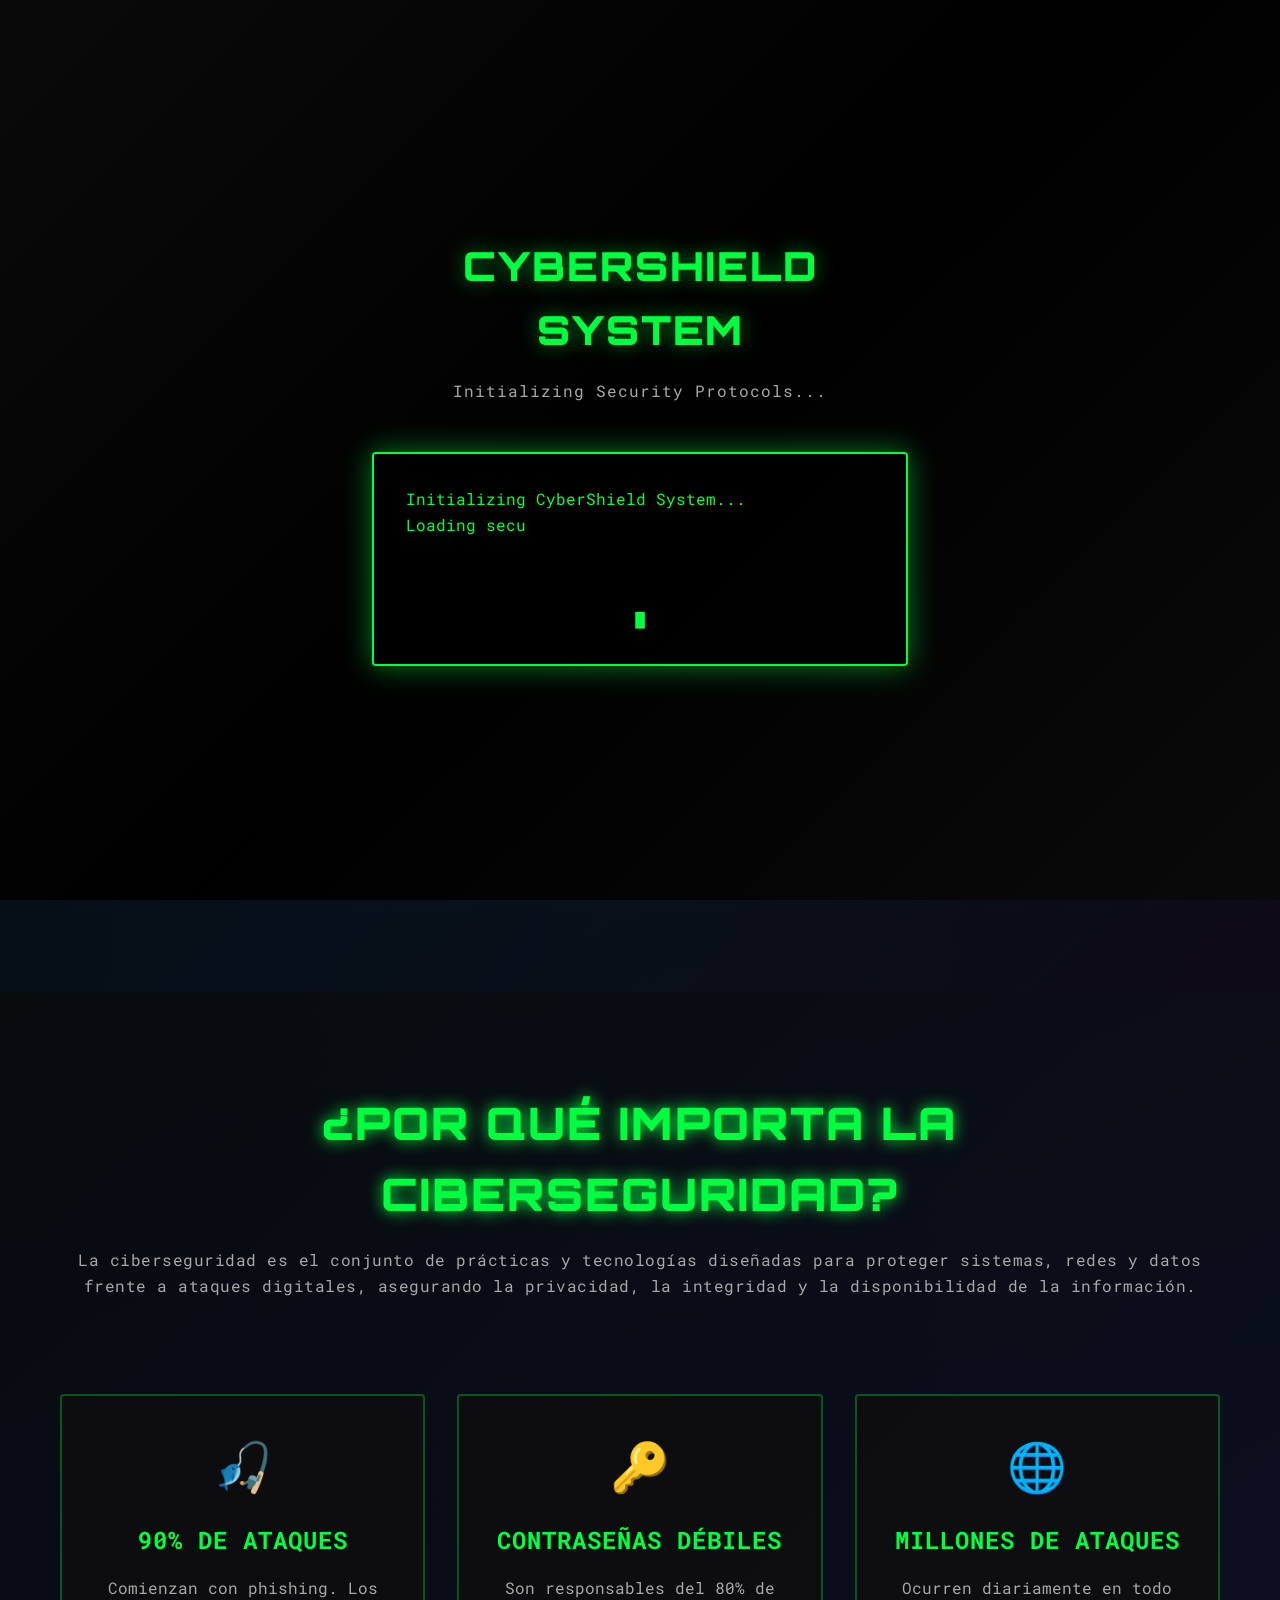
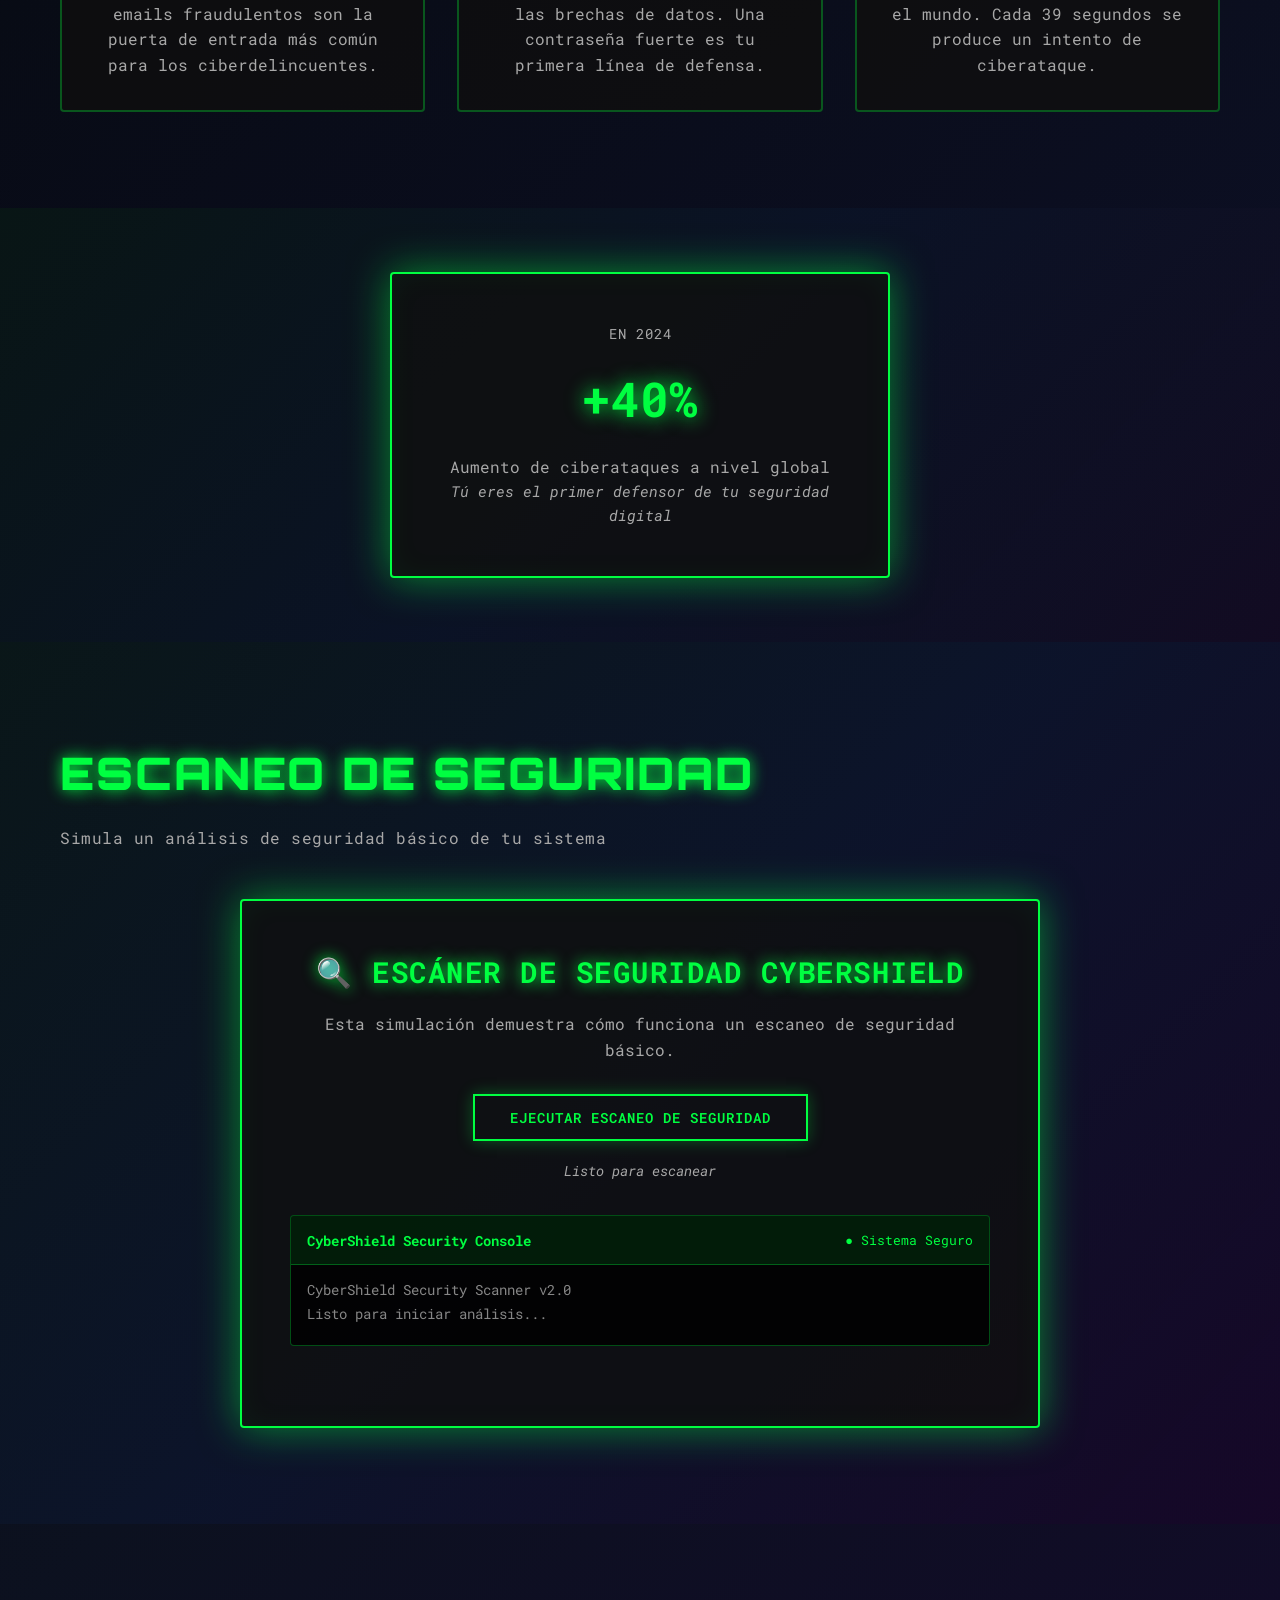
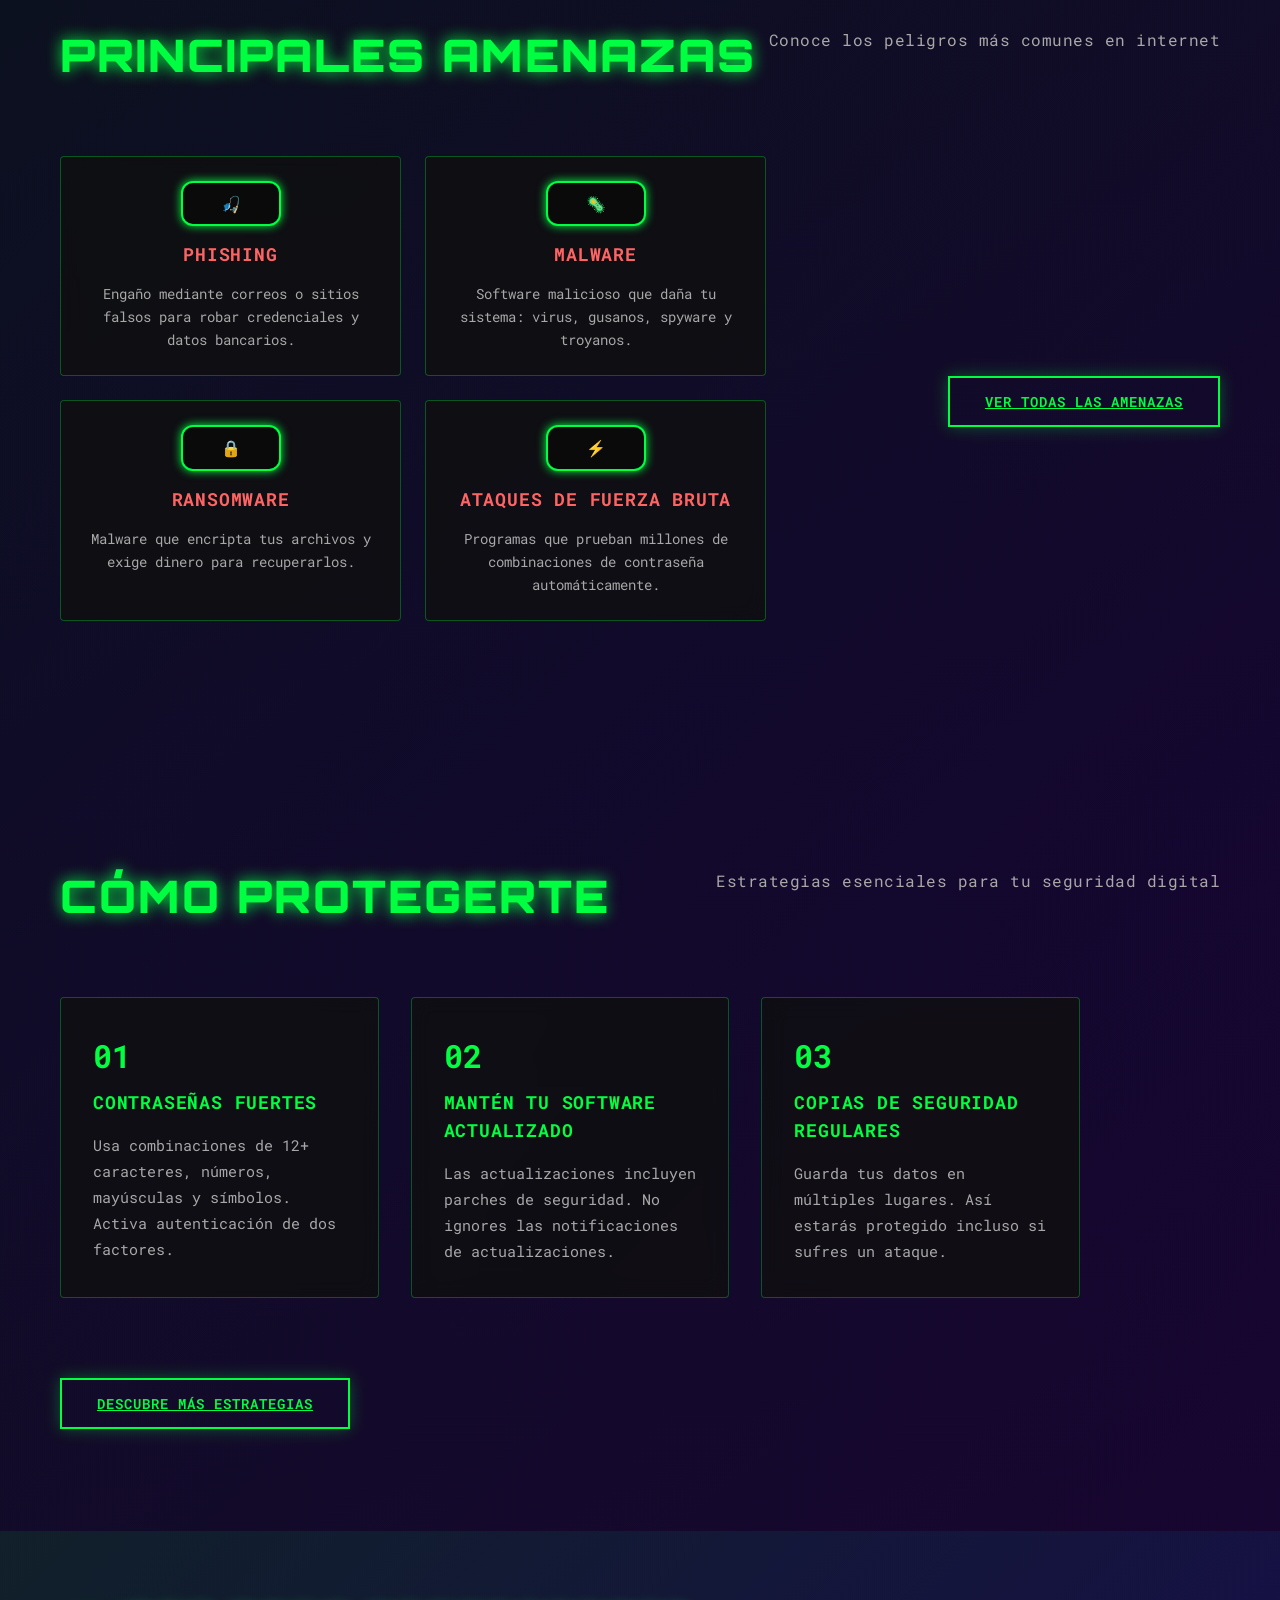
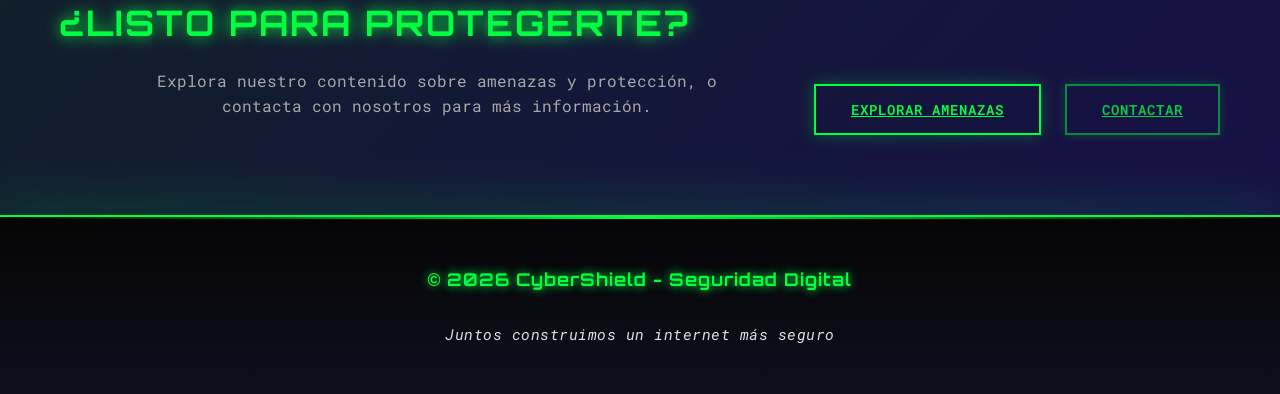
<file: index.html>
<!DOCTYPE html>
<html lang="es">
<head>
    <meta charset="UTF-8">
    <meta name="viewport" content="width=device-width, initial-scale=1.0">
    <title>CyberShield - Seguridad Digital</title>
    <!-- Importar fuentes de Google -->
    <link href="https://fonts.googleapis.com/css2?family=Orbitron:wght@400;700;900&family=Roboto+Mono:wght@400;500;700&display=swap" rel="stylesheet">
    <!-- Enlazar CSS externo -->
    <link rel="stylesheet" href="style.css">
</head>
<body>
    <!-- LOADING SCREEN -->
    <div id="loading-screen" class="loading-screen">
        <div class="loading-container">
            <div class="loading-header">
                <h1 class="loading-title">CyberShield System</h1>
                <div class="loading-subtitle">Initializing Security Protocols...</div>
            </div>
            <div class="loading-console">
                <div id="loading-text" class="loading-text"></div>
                <div class="loading-cursor">█</div>
            </div>
        </div>
    </div>

    <!-- INTRO SCREEN -->
    <div id="intro-screen" class="intro-screen">
        <div class="intro-container">
            <h1>Bienvenido a CyberShield</h1>
            <p>Aprende lo básico sobre ciberseguridad y navega con seguridad.</p>
            <button id="intro-btn" class="btn btn-primary">Comenzar</button>
        </div>
    </div>

    <!-- HEADER -->
    <header class="header">
        <div class="container">
            <div class="logo">
                <span class="logo-icon">⚔️</span>
                <h1>CyberShield</h1>
            </div>
            <!-- Menú de navegación -->
            <nav class="nav">
                <ul>
                    <li><a href="index.html" class="nav-link">Inicio</a></li>
                    <li><a href="threats.html" class="nav-link">Amenazas</a></li>
                    <li><a href="protection.html" class="nav-link">Protección</a></li>
                    <li><a href="security-lab.html" class="nav-link">Lab</a></li>
                    <li><a href="contact.html" class="nav-link">Contacto</a></li>
                </ul>
            </nav>
        </div>
    </header>

    <main>
        <!-- SECCIÓN HERO -->
        <section class="hero" id="inicio">
            <div class="container">
                <div class="hero-content">
                    <h2 class="hero-title">Cybersecurity</h2>
                    <p class="hero-subtitle">Protege tu mundo digital. El primer paso es aprender a identificar amenazas y defenderte.</p>
                    <blockquote class="hero-quote">
                        "En un mundo digital, la seguridad es la nueva armadura."
                    </blockquote>
                    <a href="threats.html" class="btn btn-primary" id="learn-btn">Explore Threats</a>
                </div>
                <!-- Decoración visual hacker -->
                <div class="hero-decoration">
                    <div class="matrix"></div>
                </div>
            </div>
        </section>

        <!-- SECCIÓN INTRODUCTION -->
        <section class="introduction hidden" id="introduction">
            <div class="container">
                <h2 class="section-title">¿Qué es la ciberseguridad?</h2>
                <p class="section-subtitle">Medidas y tecnologías para proteger tu información en línea</p>
                
                <div class="overview-grid">
                    <div class="overview-card">
                        <div class="overview-icon">🛡️</div>
                        <h3>Definición</h3>
                        <p>Conjunto de medidas y tecnologías para proteger computadoras, redes e información contra accesos no autorizados y robo de datos.</p>
                    </div>
                    <div class="overview-card">
                        <div class="overview-icon">⚡</div>
                        <h3>Seguridad Activa</h3>
                        <p>Prevenir ataques antes de que ocurran. Antivirus, firewalls, contraseñas fuertes y actualizaciones de software.</p>
                    </div>
                    <div class="overview-card">
                        <div class="overview-icon">🔄</div>
                        <h3>Seguridad Pasiva</h3>
                        <p>Minimizar daños después de un ataque. Copias de seguridad, recuperación de datos y planes de respuesta.</p>
                    </div>
                </div>
            </div>
        </section>

        <!-- SECCIÓN WHY CYBERSECURITY MATTERS -->
        <section class="why-cybersecurity" id="why-cybersecurity">
            <div class="container">
                <h2 class="section-title">¿Por Qué Importa la Ciberseguridad?</h2>
                <p class="section-subtitle">La ciberseguridad es el conjunto de prácticas y tecnologías diseñadas para proteger sistemas, redes y datos frente a ataques digitales, asegurando la privacidad, la integridad y la disponibilidad de la información.</p>

                <div class="stats-grid">
                    <div class="stat-card">
                        <div class="stat-icon">🎣</div>
                        <div class="stat-content">
                            <h3 class="stat-title">90% de Ataques</h3>
                            <p class="stat-description">Comienzan con phishing. Los emails fraudulentos son la puerta de entrada más común para los ciberdelincuentes.</p>
                        </div>
                    </div>
                    <div class="stat-card">
                        <div class="stat-icon">🔑</div>
                        <div class="stat-content">
                            <h3 class="stat-title">Contraseñas Débiles</h3>
                            <p class="stat-description">Son responsables del 80% de las brechas de datos. Una contraseña fuerte es tu primera línea de defensa.</p>
                        </div>
                    </div>
                    <div class="stat-card">
                        <div class="stat-icon">🌐</div>
                        <div class="stat-content">
                            <h3 class="stat-title">Millones de Ataques</h3>
                            <p class="stat-description">Ocurren diariamente en todo el mundo. Cada 39 segundos se produce un intento de ciberataque.</p>
                        </div>
                    </div>
                </div>
            </div>
        </section>

        <!-- SECCIÓN ESTADÍSTICAS CLAVE -->
        <section class="stats" id="stats">
            <div class="container">
                <div class="stat-highlight">
                    <p class="stat-label">En 2024</p>
                    <p class="stat-number">+40%</p>
                    <p class="stat-description">Aumento de ciberataques a nivel global</p>
                    <p class="stat-note">Tú eres el primer defensor de tu seguridad digital</p>
                </div>
            </div>
        </section>

        <!-- SECCIÓN SECURITY SCAN SIMULATION -->
        <section class="security-scan" id="security-scan">
            <div class="container">
                <h2 class="section-title">Escaneo de Seguridad</h2>
                <p class="section-subtitle">Simula un análisis de seguridad básico de tu sistema</p>
                
                <div class="scan-card">
                    <div class="scan-header">
                        <h3 class="scan-title">🔍 Escáner de Seguridad CyberShield</h3>
                        <p class="scan-description">Esta simulación demuestra cómo funciona un escaneo de seguridad básico.</p>
                    </div>
                    
                    <div class="scan-controls">
                        <button id="runScanBtn" class="btn btn-primary scan-btn">Ejecutar Escaneo de Seguridad</button>
                        <div class="scan-status">
                            <span id="scanStatus" class="status-text">Listo para escanear</span>
                        </div>
                    </div>
                    
                    <div class="scan-console">
                        <div class="console-header">
                            <span class="console-title">CyberShield Security Console</span>
                            <span class="console-status">● Sistema Seguro</span>
                        </div>
                        <div id="consoleOutput" class="console-output">
                            <div class="console-line">CyberShield Security Scanner v2.0</div>
                            <div class="console-line">Listo para iniciar análisis...</div>
                        </div>
                    </div>
                    
                    <div id="scanResults" class="scan-results hidden">
                        <div class="results-header">
                            <h4>📊 Resultados del Escaneo</h4>
                        </div>
                        <div class="results-list">
                            <div class="result-item success">
                                <span class="result-icon">✅</span>
                                <span class="result-text">Firewall activo y configurado correctamente</span>
                            </div>
                            <div class="result-item success">
                                <span class="result-icon">✅</span>
                                <span class="result-text">Sistema operativo actualizado</span>
                            </div>
                            <div class="result-item success">
                                <span class="result-icon">✅</span>
                                <span class="result-text">Antivirus funcionando correctamente</span>
                            </div>
                            <div class="result-item success">
                                <span class="result-icon">✅</span>
                                <span class="result-text">No se detectaron vulnerabilidades conocidas</span>
                            </div>
                            <div class="result-item info">
                                <span class="result-icon">ℹ️</span>
                                <span class="result-text">Recomendado: Habilitar autenticación de dos factores</span>
                            </div>
                        </div>
                        <div class="scan-summary">
                            <div class="summary-text">
                                <strong>Estado General:</strong> <span class="status-good">Sistema Seguro</span>
                            </div>
                            <div class="summary-text">
                                <strong>Amenazas Detectadas:</strong> <span class="threat-count">0</span>
                            </div>
                        </div>
                    </div>
                </div>
            </div>
        </section>

        <!-- SECCIÓN PREVIEW DE AMENAZAS -->
        <section class="threats-preview" id="threats-preview">
            <div class="container">
                <h2 class="section-title">Principales Amenazas</h2>
                <p class="section-subtitle">Conoce los peligros más comunes en internet</p>
                
                <div class="threats-grid">
                    <div class="threat-card-small">
                        <div class="threat-icon">🎣</div>
                        <h3>Phishing</h3>
                        <p>Engaño mediante correos o sitios falsos para robar credenciales y datos bancarios.</p>
                    </div>
                    <div class="threat-card-small">
                        <div class="threat-icon">🦠</div>
                        <h3>Malware</h3>
                        <p>Software malicioso que daña tu sistema: virus, gusanos, spyware y troyanos.</p>
                    </div>
                    <div class="threat-card-small">
                        <div class="threat-icon">🔒</div>
                        <h3>Ransomware</h3>
                        <p>Malware que encripta tus archivos y exige dinero para recuperarlos.</p>
                    </div>
                    <div class="threat-card-small">
                        <div class="threat-icon">⚡</div>
                        <h3>Ataques de Fuerza Bruta</h3>
                        <p>Programas que prueban millones de combinaciones de contraseña automáticamente.</p>
                    </div>
                </div>
                
                <div class="section-cta">
                    <a href="threats.html" class="btn btn-primary">Ver Todas las Amenazas</a>
                </div>
            </div>
        </section>

        <!-- SECCIÓN PREVIEW DE PROTECCIÓN -->
        <section class="protection-preview" id="protection-preview">
            <div class="container">
                <h2 class="section-title">Cómo Protegerte</h2>
                <p class="section-subtitle">Estrategias esenciales para tu seguridad digital</p>
                
                <div class="protection-grid">
                    <div class="protection-card-small">
                        <div class="protection-num">01</div>
                        <h3>Contraseñas Fuertes</h3>
                        <p>Usa combinaciones de 12+ caracteres, números, mayúsculas y símbolos. Activa autenticación de dos factores.</p>
                    </div>
                    <div class="protection-card-small">
                        <div class="protection-num">02</div>
                        <h3>Mantén tu Software Actualizado</h3>
                        <p>Las actualizaciones incluyen parches de seguridad. No ignores las notificaciones de actualizaciones.</p>
                    </div>
                    <div class="protection-card-small">
                        <div class="protection-num">03</div>
                        <h3>Copias de Seguridad Regulares</h3>
                        <p>Guarda tus datos en múltiples lugares. Así estarás protegido incluso si sufres un ataque.</p>
                    </div>
                </div>
                
                <div class="section-cta">
                    <a href="protection.html" class="btn btn-primary">Descubre Más Estrategias</a>
                </div>
            </div>
        </section>

        <!-- CTA FINAL -->
        <section class="final-cta" id="final-cta">
            <div class="container">
                <h2>¿Listo para protegerte?</h2>
                <p>Explora nuestro contenido sobre amenazas y protección, o contacta con nosotros para más información.</p>
                <div class="cta-buttons">
                    <a href="threats.html" class="btn btn-primary">Explorar Amenazas</a>
                    <a href="contact.html" class="btn btn-secondary">Contactar</a>
                </div>
            </div>
        </section>
    </main>

    <!-- FOOTER -->
    <footer class="footer" id="contacto">
        <div class="container">
            <p>&copy; 2026 CyberShield - Seguridad Digital</p>
            <p class="footer-tagline">Juntos construimos un internet más seguro</p>
        </div>
    </footer>

    <!-- Enlazar JavaScript externo -->
    <script src="script.js"></script>
</body>
</html>
</file>
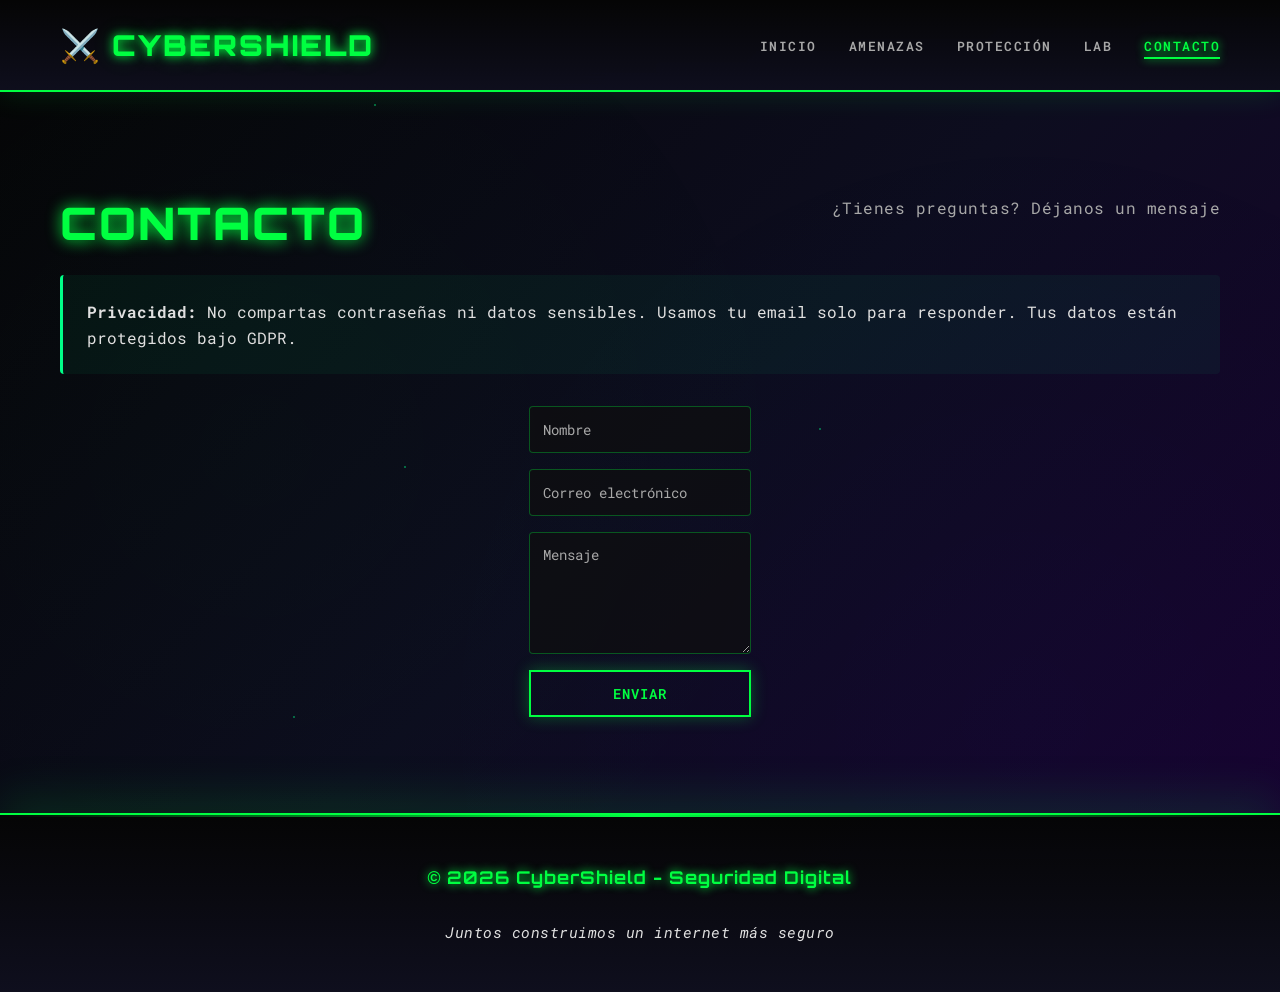
<file: contact.html>
<!DOCTYPE html>
<html lang="es">
<head>
    <meta charset="UTF-8">
    <meta name="viewport" content="width=device-width, initial-scale=1.0">
    <title>CyberShield - Contacto</title>
    <link href="https://fonts.googleapis.com/css2?family=Orbitron:wght@400;700;900&family=Roboto+Mono:wght@400;500;700&display=swap" rel="stylesheet">
    <link rel="stylesheet" href="style.css">
</head>
<body>
    <!-- HEADER -->
    <header class="header">
        <div class="container">
            <div class="logo">
                <span class="logo-icon">⚔️</span>
                <h1>CyberShield</h1>
            </div>
            <nav class="nav">
                <ul>
                    <li><a href="index.html" class="nav-link">Inicio</a></li>
                    <li><a href="threats.html" class="nav-link">Amenazas</a></li>
                    <li><a href="protection.html" class="nav-link">Protección</a></li>
                    <li><a href="security-lab.html" class="nav-link">Lab</a></li>
                    <li><a href="contact.html" class="nav-link active">Contacto</a></li>
                </ul>
            </nav>
        </div>
    </header>

    <main>
        <section class="" id="contacto">
            <div class="container">
                <h2 class="section-title">Contacto</h2>
                <p class="section-subtitle">¿Tienes preguntas? Déjanos un mensaje</p>
                
                <div style="margin-bottom: 2rem; padding: 1.5rem; background: rgba(0, 255, 136, 0.05); border-left: 3px solid #00ff88; border-radius: 4px;">
                    <p style="margin-bottom: 0;"><strong>Privacidad:</strong> No compartas contraseñas ni datos sensibles. Usamos tu email solo para responder. Tus datos están protegidos bajo GDPR.</p>
                </div>

                <form action="#" method="post">
                    <input type="text" name="name" placeholder="Nombre" required>
                    <input type="email" name="email" placeholder="Correo electrónico" required>
                    <textarea name="message" rows="5" placeholder="Mensaje" required></textarea>
                    <button type="submit" class="btn btn-primary">Enviar</button>
                </form>
            </div>
        </section>
    </main>

    <!-- FOOTER -->
    <footer class="footer">
        <div class="container">
            <p>&copy; 2026 CyberShield - Seguridad Digital</p>
            <p class="footer-tagline">Juntos construimos un internet más seguro</p>
        </div>
    </footer>

    <script src="script.js"></script>
</body>
</html>
</file>
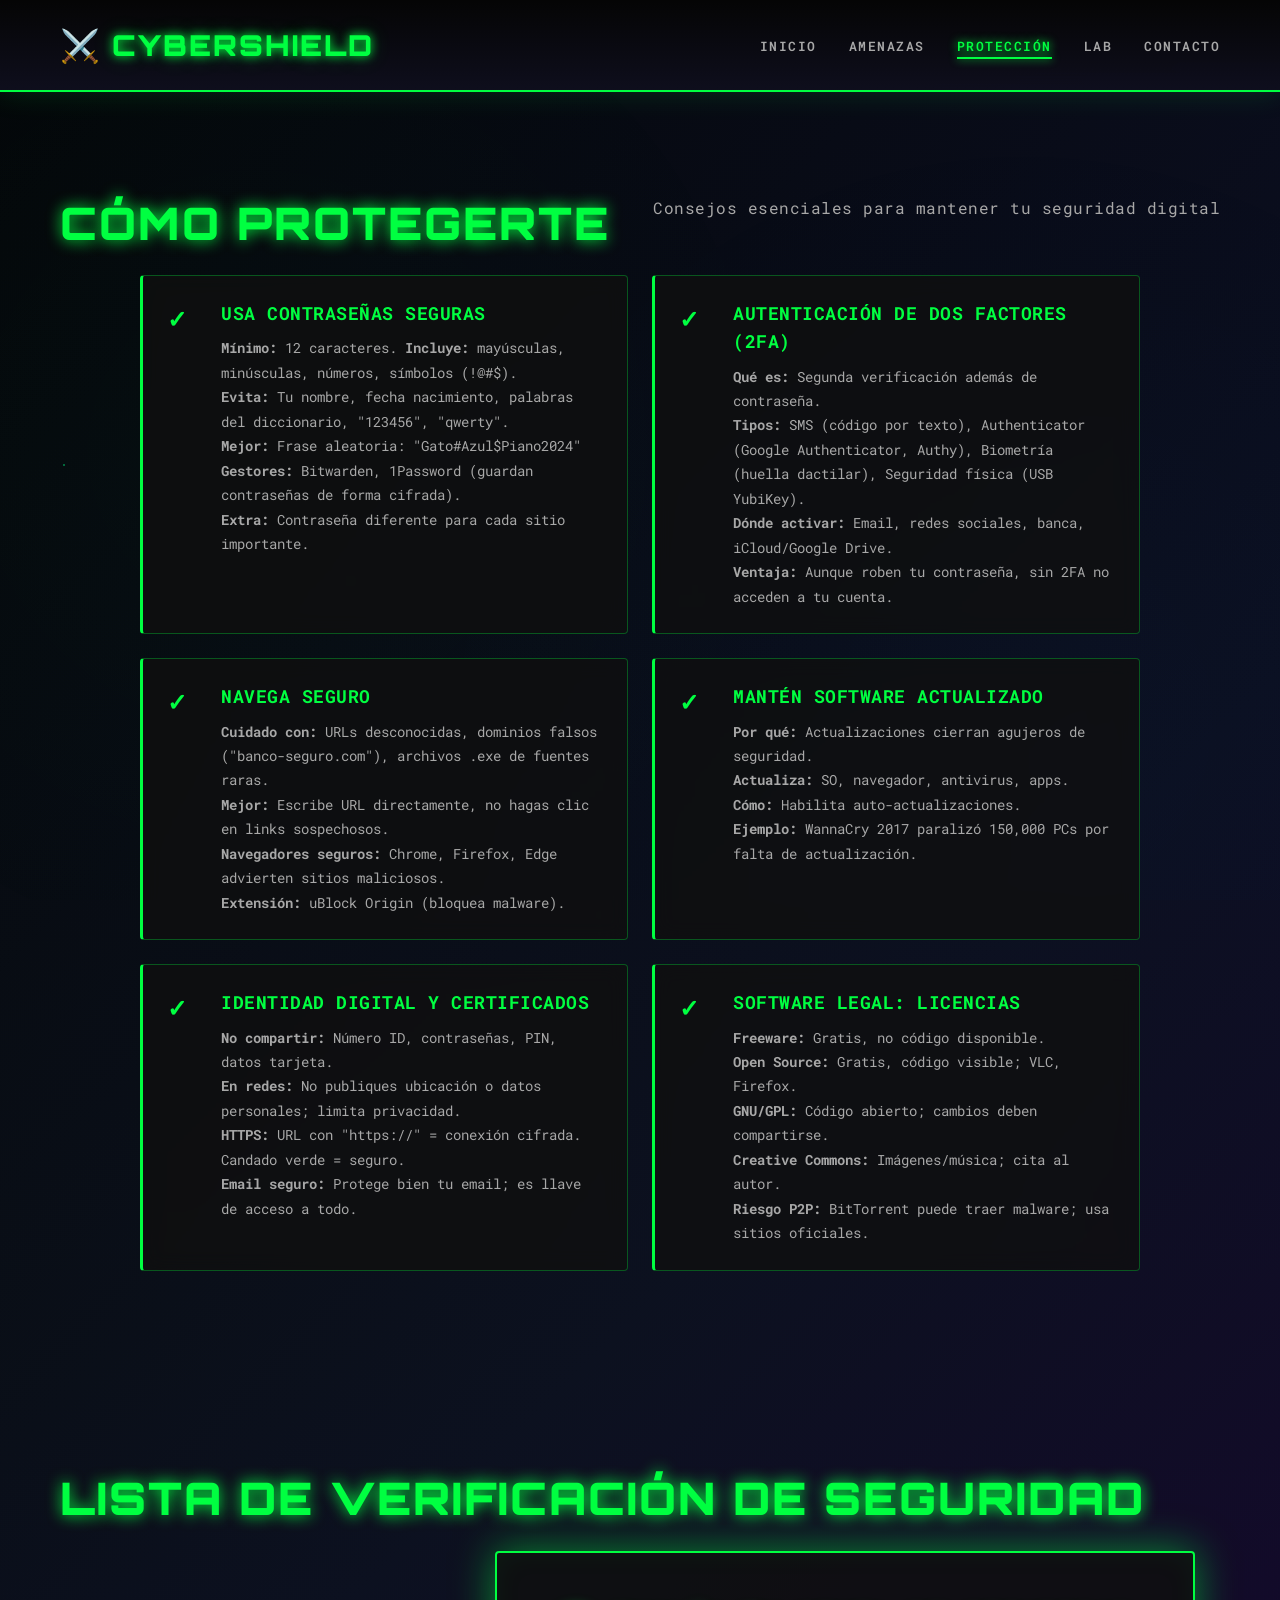
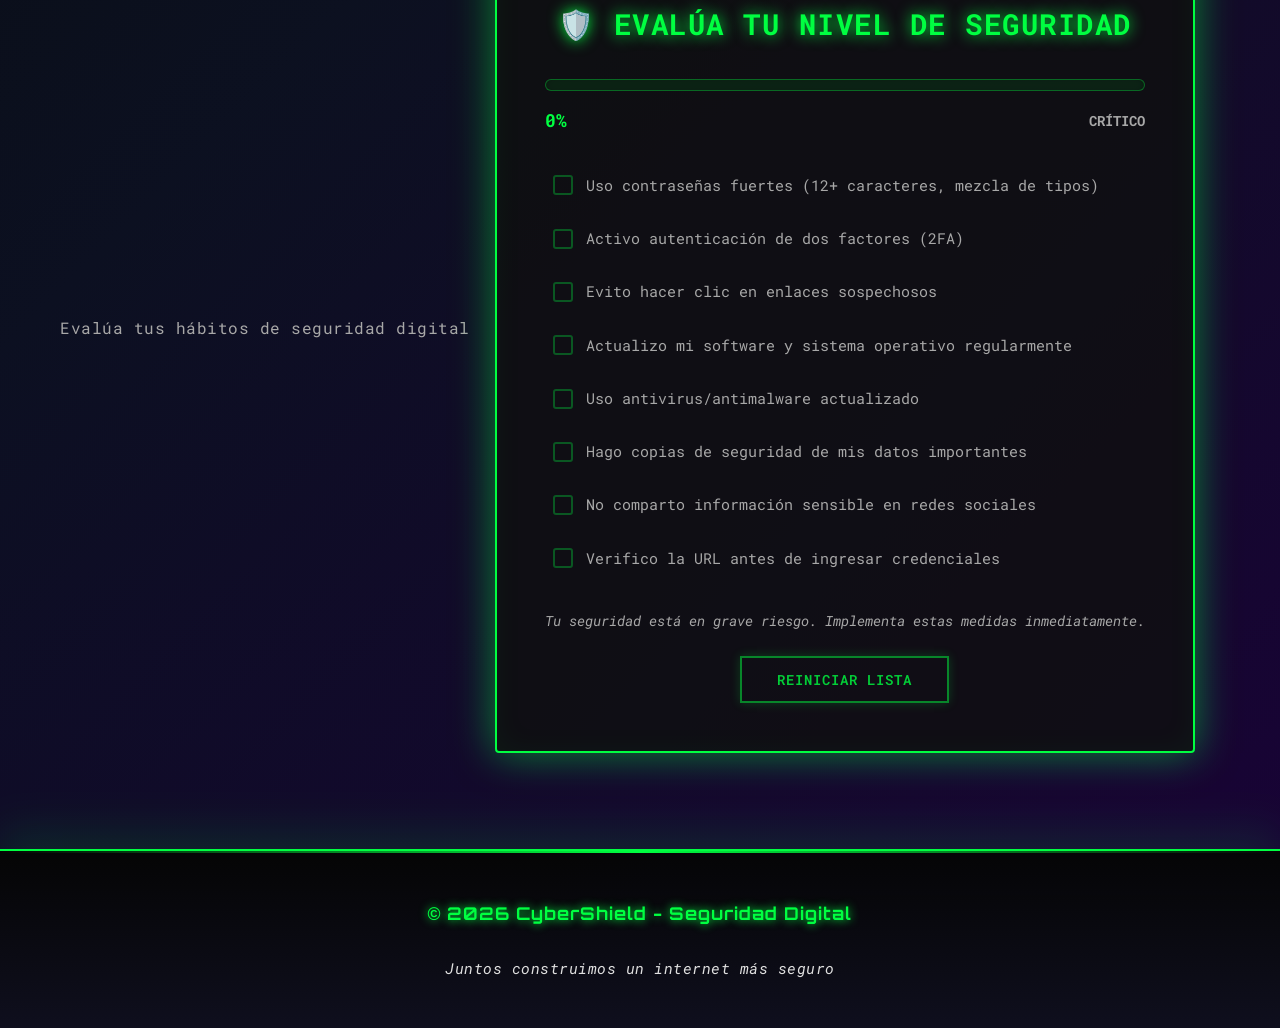
<file: protection.html>
<!DOCTYPE html>
<html lang="es">
<head>
    <meta charset="UTF-8">
    <meta name="viewport" content="width=device-width, initial-scale=1.0">
    <title>CyberShield - Protección</title>
    <link href="https://fonts.googleapis.com/css2?family=Orbitron:wght@400;700;900&family=Roboto+Mono:wght@400;500;700&display=swap" rel="stylesheet">
    <link rel="stylesheet" href="style.css">
</head>
<body>
    <!-- HEADER -->
    <header class="header">
        <div class="container">
            <div class="logo">
                <span class="logo-icon">⚔️</span>
                <h1>CyberShield</h1>
            </div>
            <nav class="nav">
                <ul>
                    <li><a href="index.html" class="nav-link">Inicio</a></li>
                    <li><a href="threats.html" class="nav-link">Amenazas</a></li>
                    <li><a href="protection.html" class="nav-link active">Protección</a></li>
                    <li><a href="security-lab.html" class="nav-link">Lab</a></li>
                    <li><a href="contact.html" class="nav-link">Contacto</a></li>
                </ul>
            </nav>
        </div>
    </header>

    <main>
        <section class="proteccion" id="proteccion">
            <div class="container">
                <h2 class="section-title">Cómo Protegerte</h2>
                <p class="section-subtitle">Consejos esenciales para mantener tu seguridad digital</p>

                <div class="proteccion-content">
                    <ul class="consejos-list">
                        <li class="consejo-item">
                            <span class="icon-check">✓</span>
                            <div>
                                <h4>Usa contraseñas seguras</h4>
                                <p><strong>Mínimo:</strong> 12 caracteres. <strong>Incluye:</strong> mayúsculas, minúsculas, números, símbolos (!@#$).<br><strong>Evita:</strong> Tu nombre, fecha nacimiento, palabras del diccionario, "123456", "qwerty".<br><strong>Mejor:</strong> Frase aleatoria: "Gato#Azul$Piano2024"<br><strong>Gestores:</strong> Bitwarden, 1Password (guardan contraseñas de forma cifrada).<br><strong>Extra:</strong> Contraseña diferente para cada sitio importante.</p>
                            </div>
                        </li>
                        <li class="consejo-item">
                            <span class="icon-check">✓</span>
                            <div>
                                <h4>Autenticación de dos factores (2FA)</h4>
                                <p><strong>Qué es:</strong> Segunda verificación además de contraseña.<br><strong>Tipos:</strong> SMS (código por texto), Authenticator (Google Authenticator, Authy), Biometría (huella dactilar), Seguridad física (USB YubiKey).<br><strong>Dónde activar:</strong> Email, redes sociales, banca, iCloud/Google Drive.<br><strong>Ventaja:</strong> Aunque roben tu contraseña, sin 2FA no acceden a tu cuenta.</p>
                            </div>
                        </li>
                        <li class="consejo-item">
                            <span class="icon-check">✓</span>
                            <div>
                                <h4>Navega seguro</h4>
                                <p><strong>Cuidado con:</strong> URLs desconocidas, dominios falsos ("banco-seguro.com"), archivos .exe de fuentes raras.<br><strong>Mejor:</strong> Escribe URL directamente, no hagas clic en links sospechosos.<br><strong>Navegadores seguros:</strong> Chrome, Firefox, Edge advierten sitios maliciosos.<br><strong>Extensión:</strong> uBlock Origin (bloquea malware).</p>
                            </div>
                        </li>
                        <li class="consejo-item">
                            <span class="icon-check">✓</span>
                            <div>
                                <h4>Mantén software actualizado</h4>
                                <p><strong>Por qué:</strong> Actualizaciones cierran agujeros de seguridad.<br><strong>Actualiza:</strong> SO, navegador, antivirus, apps.<br><strong>Cómo:</strong> Habilita auto-actualizaciones.<br><strong>Ejemplo:</strong> WannaCry 2017 paralizó 150,000 PCs por falta de actualización.</p>
                            </div>
                        </li>
                        <li class="consejo-item">
                            <span class="icon-check">✓</span>
                            <div>
                                <h4>Identidad digital y certificados</h4>
                                <p><strong>No compartir:</strong> Número ID, contraseñas, PIN, datos tarjeta.<br><strong>En redes:</strong> No publiques ubicación o datos personales; limita privacidad.<br><strong>HTTPS:</strong> URL con "https://" = conexión cifrada. Candado verde = seguro.<br><strong>Email seguro:</strong> Protege bien tu email; es llave de acceso a todo.</p>
                            </div>
                        </li>
                        <li class="consejo-item">
                            <span class="icon-check">✓</span>
                            <div>
                                <h4>Software legal: licencias</h4>
                                <p><strong>Freeware:</strong> Gratis, no código disponible.<br><strong>Open Source:</strong> Gratis, código visible; VLC, Firefox.<br><strong>GNU/GPL:</strong> Código abierto; cambios deben compartirse.<br><strong>Creative Commons:</strong> Imágenes/música; cita al autor.<br><strong>Riesgo P2P:</strong> BitTorrent puede traer malware; usa sitios oficiales.</p>
                            </div>
                        </li>
                    </ul>
                </div>
            </div>
        </section>

        <!-- SECCIÓN SECURITY CHECKLIST -->
        <section class="security-checklist" id="security-checklist">
            <div class="container">
                <h2 class="section-title">Lista de Verificación de Seguridad</h2>
                <p class="section-subtitle">Evalúa tus hábitos de seguridad digital</p>
                
                <div class="checklist-card">
                    <div class="checklist-header">
                        <h3 class="checklist-title">🛡️ Evalúa tu Nivel de Seguridad</h3>
                        <div class="security-level">
                            <div class="level-bar">
                                <div id="levelFill" class="level-fill" style="width: 0%"></div>
                            </div>
                            <div class="level-text">
                                <span id="levelPercentage">0%</span>
                                <span id="levelLabel">Principiante</span>
                            </div>
                        </div>
                    </div>
                    
                    <div class="checklist-items">
                        <div class="checklist-item">
                            <label class="checkbox-label">
                                <input type="checkbox" class="security-checkbox" data-points="15">
                                <span class="checkmark"></span>
                                <span class="item-text">Uso contraseñas fuertes (12+ caracteres, mezcla de tipos)</span>
                            </label>
                        </div>
                        <div class="checklist-item">
                            <label class="checkbox-label">
                                <input type="checkbox" class="security-checkbox" data-points="20">
                                <span class="checkmark"></span>
                                <span class="item-text">Activo autenticación de dos factores (2FA)</span>
                            </label>
                        </div>
                        <div class="checklist-item">
                            <label class="checkbox-label">
                                <input type="checkbox" class="security-checkbox" data-points="15">
                                <span class="checkmark"></span>
                                <span class="item-text">Evito hacer clic en enlaces sospechosos</span>
                            </label>
                        </div>
                        <div class="checklist-item">
                            <label class="checkbox-label">
                                <input type="checkbox" class="security-checkbox" data-points="10">
                                <span class="checkmark"></span>
                                <span class="item-text">Actualizo mi software y sistema operativo regularmente</span>
                            </label>
                        </div>
                        <div class="checklist-item">
                            <label class="checkbox-label">
                                <input type="checkbox" class="security-checkbox" data-points="15">
                                <span class="checkmark"></span>
                                <span class="item-text">Uso antivirus/antimalware actualizado</span>
                            </label>
                        </div>
                        <div class="checklist-item">
                            <label class="checkbox-label">
                                <input type="checkbox" class="security-checkbox" data-points="10">
                                <span class="checkmark"></span>
                                <span class="item-text">Hago copias de seguridad de mis datos importantes</span>
                            </label>
                        </div>
                        <div class="checklist-item">
                            <label class="checkbox-label">
                                <input type="checkbox" class="security-checkbox" data-points="10">
                                <span class="checkmark"></span>
                                <span class="item-text">No comparto información sensible en redes sociales</span>
                            </label>
                        </div>
                        <div class="checklist-item">
                            <label class="checkbox-label">
                                <input type="checkbox" class="security-checkbox" data-points="5">
                                <span class="checkmark"></span>
                                <span class="item-text">Verifico la URL antes de ingresar credenciales</span>
                            </label>
                        </div>
                    </div>
                    
                    <div class="checklist-footer">
                        <div class="level-description">
                            <p id="levelDescription" class="level-desc">Marca los elementos que aplican a tus hábitos de seguridad para ver tu nivel.</p>
                        </div>
                        <button id="resetChecklist" class="btn btn-secondary reset-btn">Reiniciar Lista</button>
                    </div>
                </div>
            </div>
        </section>
    </main>

    <!-- FOOTER -->
    <footer class="footer">
        <div class="container">
            <p>&copy; 2026 CyberShield - Seguridad Digital</p>
            <p class="footer-tagline">Juntos construimos un internet más seguro</p>
        </div>
    </footer>

    <script src="script.js"></script>
</body>
</html>
</file>
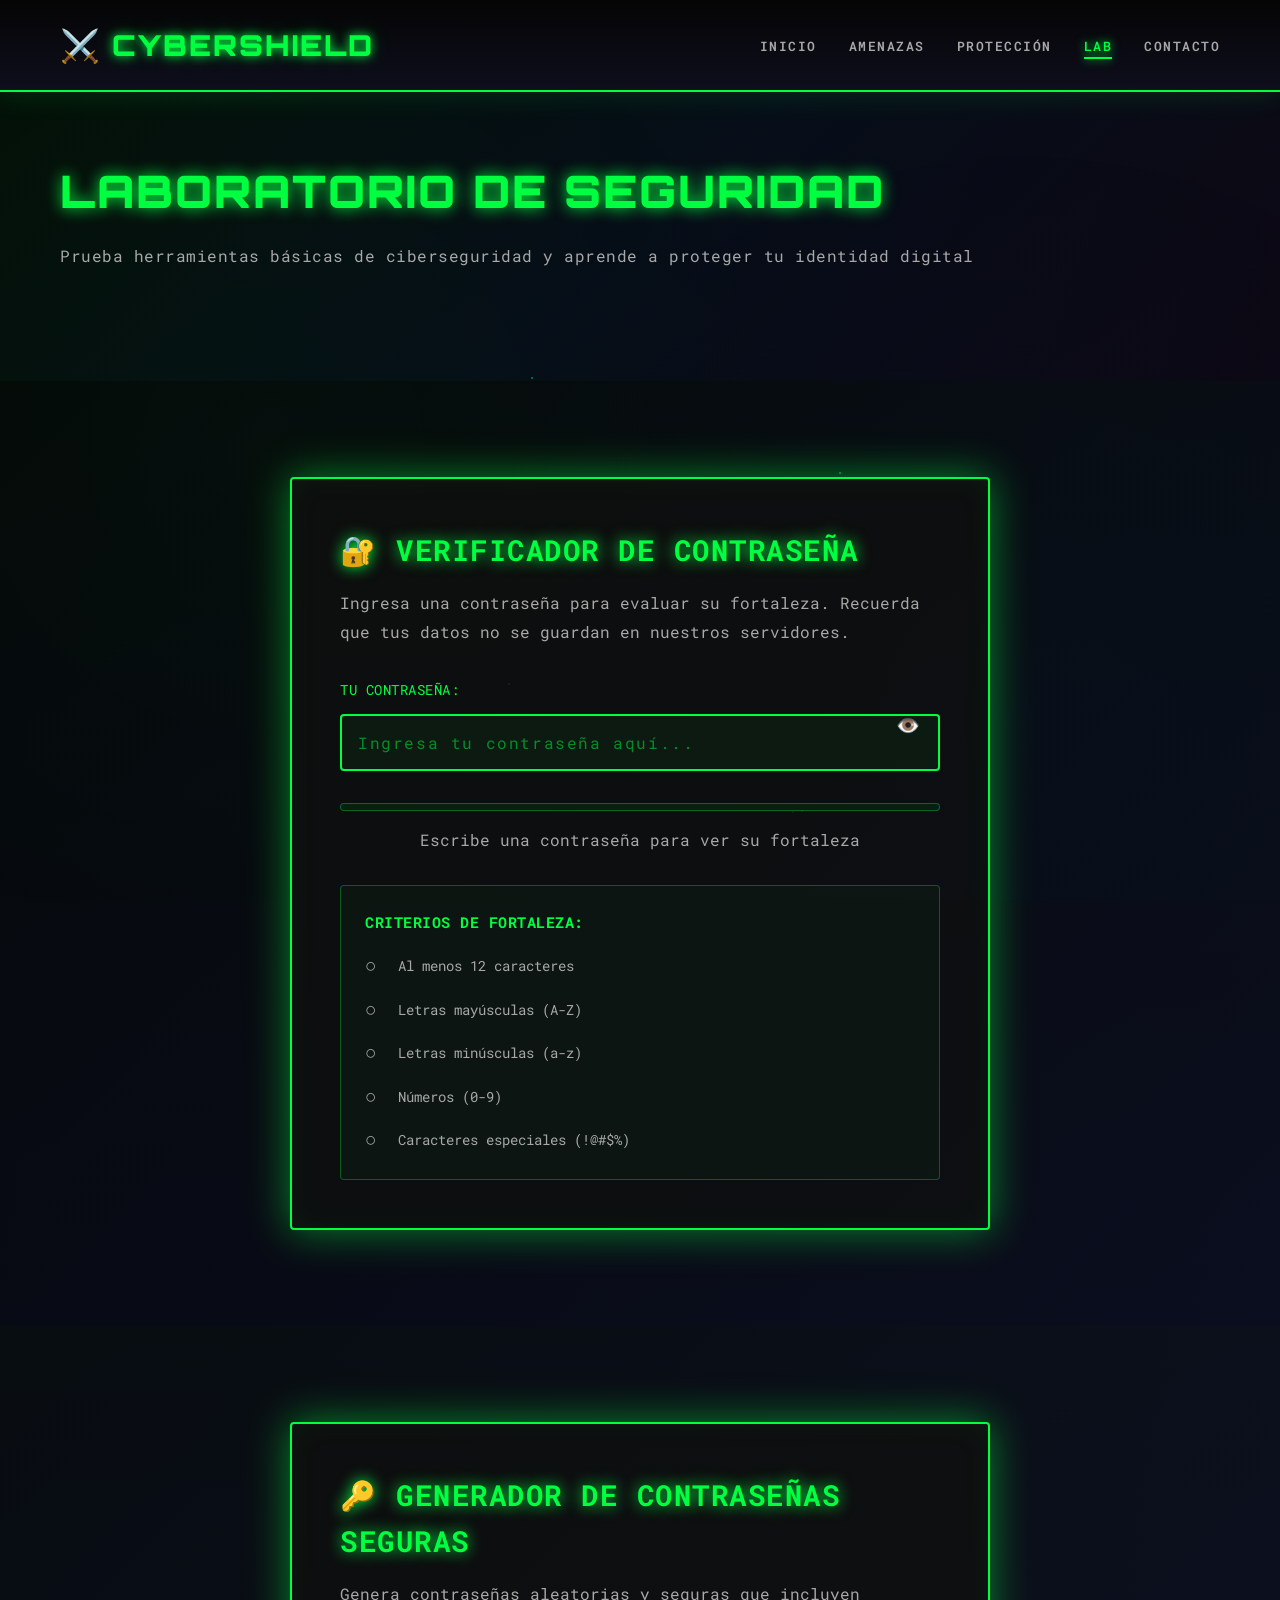
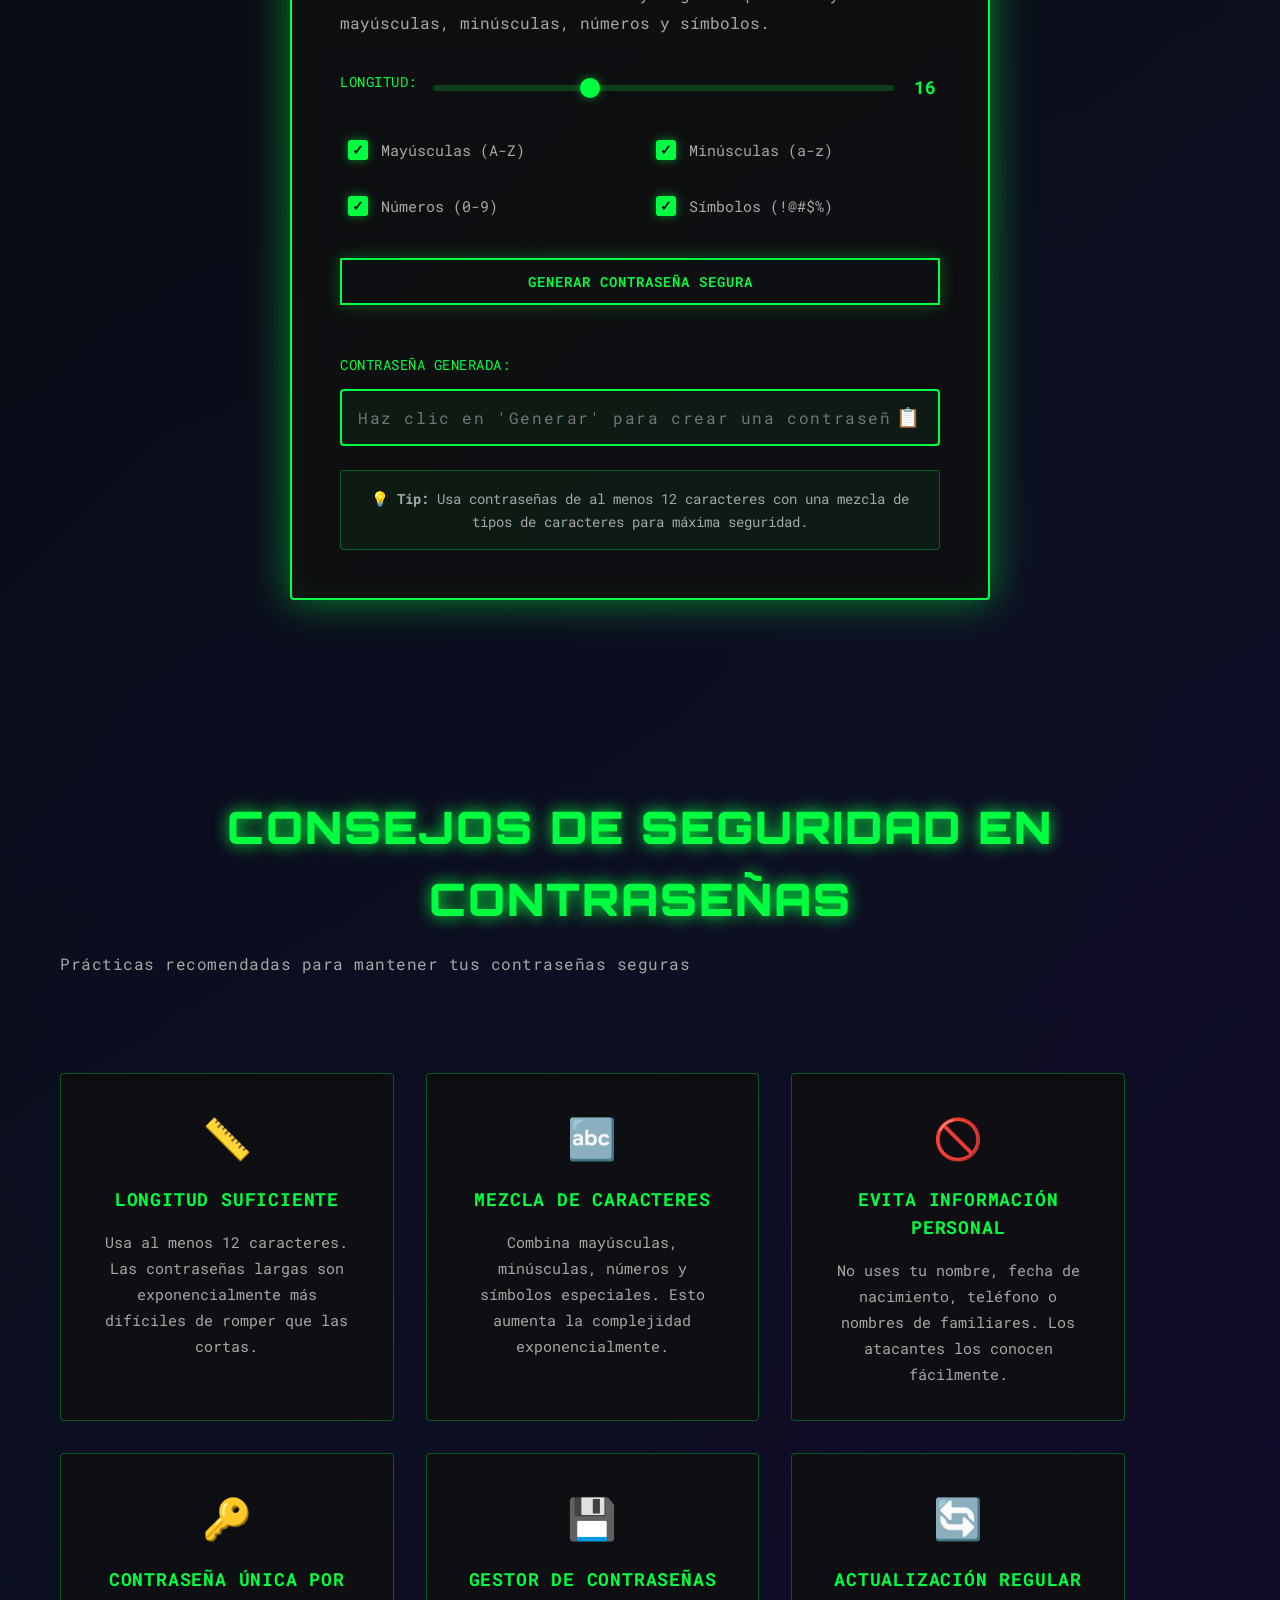
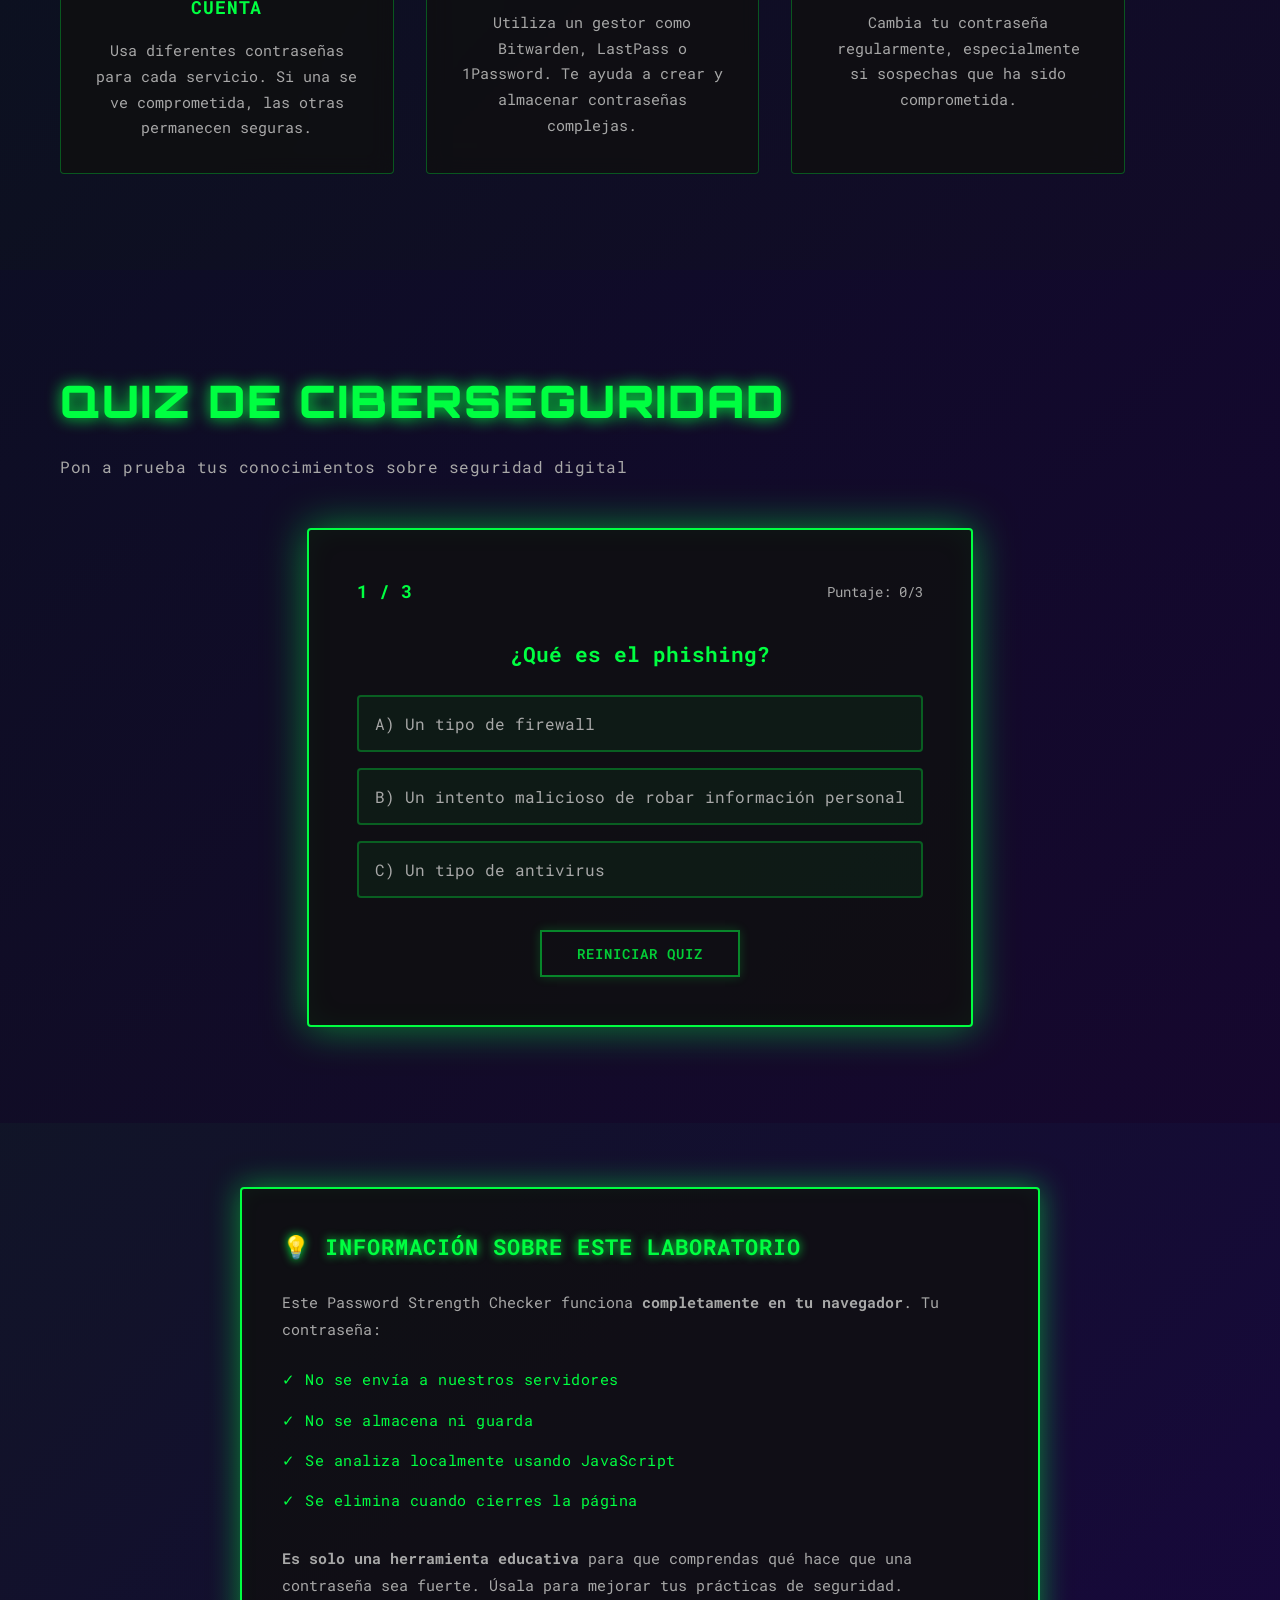
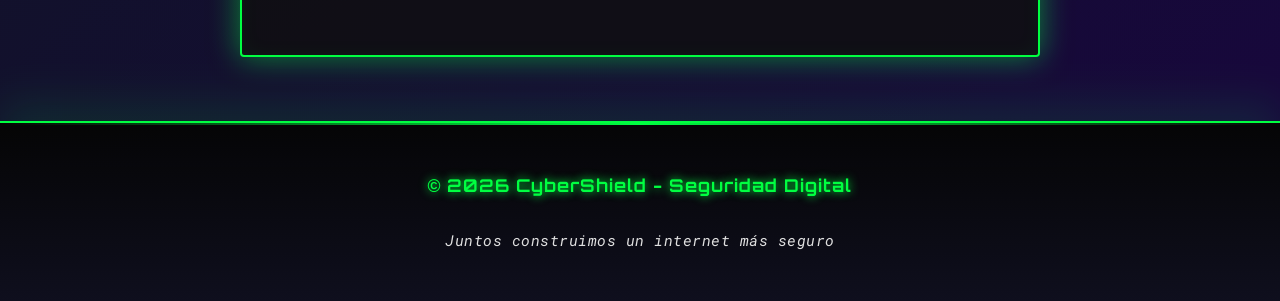
<file: security-lab.html>
<!DOCTYPE html>
<html lang="es">
<head>
    <meta charset="UTF-8">
    <meta name="viewport" content="width=device-width, initial-scale=1.0">
    <title>CyberShield - Laboratorio de Seguridad</title>
    <!-- Importar fuentes de Google -->
    <link href="https://fonts.googleapis.com/css2?family=Orbitron:wght@400;700;900&family=Roboto+Mono:wght@400;500;700&display=swap" rel="stylesheet">
    <!-- Enlazar CSS externo -->
    <link rel="stylesheet" href="style.css">
</head>
<body>
    <!-- HEADER -->
    <header class="header">
        <div class="container">
            <div class="logo">
                <span class="logo-icon">⚔️</span>
                <h1>CyberShield</h1>
            </div>
            <!-- Menú de navegación -->
            <nav class="nav">
                <ul>
                    <li><a href="index.html" class="nav-link">Inicio</a></li>
                    <li><a href="threats.html" class="nav-link">Amenazas</a></li>
                    <li><a href="protection.html" class="nav-link">Protección</a></li>
                    <li><a href="security-lab.html" class="nav-link active">Lab</a></li>
                    <li><a href="contact.html" class="nav-link">Contacto</a></li>
                </ul>
            </nav>
        </div>
    </header>

    <main>
        <!-- SECCIÓN HERO DEL LAB -->
        <section class="lab-hero" id="lab-inicio">
            <div class="container">
                <h2 class="section-title">Laboratorio de Seguridad</h2>
                <p class="section-subtitle">Prueba herramientas básicas de ciberseguridad y aprende a proteger tu identidad digital</p>
            </div>
        </section>

        <!-- SECCIÓN PASSWORD STRENGTH CHECKER -->
        <section class="security-tool" id="password-checker">
            <div class="container">
                <div class="tool-card">
                    <h3 class="tool-title">🔐 Verificador de Contraseña</h3>
                    <p class="tool-description">Ingresa una contraseña para evaluar su fortaleza. Recuerda que tus datos no se guardan en nuestros servidores.</p>
                    
                    <div class="password-input-wrapper">
                        <label for="passwordInput" class="input-label">Tu Contraseña:</label>
                        <input 
                            type="password" 
                            id="passwordInput" 
                            placeholder="Ingresa tu contraseña aquí..." 
                            class="password-input"
                            autocomplete="off"
                        >
                        <button id="togglePassword" class="toggle-password-btn" title="Mostrar/Ocultar contraseña">👁️</button>
                    </div>

                    <!-- Strength Meter -->
                    <div class="strength-container">
                        <div class="strength-bar">
                            <div class="strength-fill" id="strengthFill"></div>
                        </div>
                        <p class="strength-text" id="strengthText">Escribe una contraseña para ver su fortaleza</p>
                    </div>

                    <!-- Criteria Checklist -->
                    <div class="criteria-container">
                        <h4>Criterios de Fortaleza:</h4>
                        <ul class="criteria-list">
                            <li class="criterion" id="criterion-length">
                                <span class="criterion-icon">○</span>
                                <span class="criterion-label">Al menos 12 caracteres</span>
                            </li>
                            <li class="criterion" id="criterion-uppercase">
                                <span class="criterion-icon">○</span>
                                <span class="criterion-label">Letras mayúsculas (A-Z)</span>
                            </li>
                            <li class="criterion" id="criterion-lowercase">
                                <span class="criterion-icon">○</span>
                                <span class="criterion-label">Letras minúsculas (a-z)</span>
                            </li>
                            <li class="criterion" id="criterion-numbers">
                                <span class="criterion-icon">○</span>
                                <span class="criterion-label">Números (0-9)</span>
                            </li>
                            <li class="criterion" id="criterion-special">
                                <span class="criterion-icon">○</span>
                                <span class="criterion-label">Caracteres especiales (!@#$%)</span>
                            </li>
                        </ul>
                    </div>
                </div>
            </div>
        </section>

        <!-- SECCIÓN PASSWORD GENERATOR -->
        <section class="security-tool" id="password-generator">
            <div class="container">
                <div class="tool-card">
                    <h3 class="tool-title">🔑 Generador de Contraseñas Seguras</h3>
                    <p class="tool-description">Genera contraseñas aleatorias y seguras que incluyen mayúsculas, minúsculas, números y símbolos.</p>
                    
                    <div class="generator-controls">
                        <div class="length-selector">
                            <label for="passwordLength" class="input-label">Longitud:</label>
                            <input type="range" id="passwordLength" min="8" max="32" value="16" class="length-slider">
                            <span id="lengthValue" class="length-display">16</span>
                        </div>
                        
                        <div class="generator-options">
                            <label class="checkbox-label">
                                <input type="checkbox" id="includeUppercase" checked>
                                <span class="checkmark"></span>
                                Mayúsculas (A-Z)
                            </label>
                            <label class="checkbox-label">
                                <input type="checkbox" id="includeLowercase" checked>
                                <span class="checkmark"></span>
                                Minúsculas (a-z)
                            </label>
                            <label class="checkbox-label">
                                <input type="checkbox" id="includeNumbers" checked>
                                <span class="checkmark"></span>
                                Números (0-9)
                            </label>
                            <label class="checkbox-label">
                                <input type="checkbox" id="includeSymbols" checked>
                                <span class="checkmark"></span>
                                Símbolos (!@#$%)
                            </label>
                        </div>
                        
                        <button id="generatePassword" class="btn btn-primary generate-btn">Generar Contraseña Segura</button>
                    </div>
                    
                    <div class="generated-password-wrapper">
                        <label for="generatedPassword" class="input-label">Contraseña Generada:</label>
                        <div class="password-output-container">
                            <input type="text" id="generatedPassword" readonly class="generated-password-input" placeholder="Haz clic en 'Generar' para crear una contraseña segura">
                            <button id="copyPassword" class="copy-btn" title="Copiar contraseña">📋</button>
                        </div>
                        <div id="copyFeedback" class="copy-feedback">¡Contraseña copiada!</div>
                    </div>
                    
                    <div class="generator-tip">
                        <p><strong>💡 Tip:</strong> Usa contraseñas de al menos 12 caracteres con una mezcla de tipos de caracteres para máxima seguridad.</p>
                    </div>
                </div>
            </div>
        </section>

        <!-- SECCIÓN PASSWORD TIPS -->
        <section class="security-tips" id="password-tips">
            <div class="container">
                <h3 class="section-title">Consejos de Seguridad en Contraseñas</h3>
                <p class="section-subtitle">Prácticas recomendadas para mantener tus contraseñas seguras</p>
                
                <div class="tips-grid">
                    <div class="tip-card">
                        <div class="tip-icon">📏</div>
                        <h4>Longitud Suficiente</h4>
                        <p>Usa al menos 12 caracteres. Las contraseñas largas son exponencialmente más difíciles de romper que las cortas.</p>
                    </div>
                    <div class="tip-card">
                        <div class="tip-icon">🔤</div>
                        <h4>Mezcla de Caracteres</h4>
                        <p>Combina mayúsculas, minúsculas, números y símbolos especiales. Esto aumenta la complejidad exponencialmente.</p>
                    </div>
                    <div class="tip-card">
                        <div class="tip-icon">🚫</div>
                        <h4>Evita Información Personal</h4>
                        <p>No uses tu nombre, fecha de nacimiento, teléfono o nombres de familiares. Los atacantes los conocen fácilmente.</p>
                    </div>
                    <div class="tip-card">
                        <div class="tip-icon">🔑</div>
                        <h4>Contraseña Única por Cuenta</h4>
                        <p>Usa diferentes contraseñas para cada servicio. Si una se ve comprometida, las otras permanecen seguras.</p>
                    </div>
                    <div class="tip-card">
                        <div class="tip-icon">💾</div>
                        <h4>Gestor de Contraseñas</h4>
                        <p>Utiliza un gestor como Bitwarden, LastPass o 1Password. Te ayuda a crear y almacenar contraseñas complejas.</p>
                    </div>
                    <div class="tip-card">
                        <div class="tip-icon">🔄</div>
                        <h4>Actualización Regular</h4>
                        <p>Cambia tu contraseña regularmente, especialmente si sospechas que ha sido comprometida.</p>
                    </div>
                </div>
            </div>
        </section>

        <!-- SECCIÓN CYBERSECURITY QUIZ -->
        <section class="security-quiz" id="cyber-quiz">
            <div class="container">
                <h2 class="section-title">Quiz de Ciberseguridad</h2>
                <p class="section-subtitle">Pon a prueba tus conocimientos sobre seguridad digital</p>
                
                <div class="quiz-card">
                    <div class="quiz-header">
                        <div class="quiz-progress">
                            <span id="currentQuestion">1</span> / <span id="totalQuestions">3</span>
                        </div>
                        <div class="quiz-score">
                            Puntaje: <span id="score">0</span>/<span id="maxScore">3</span>
                        </div>
                    </div>
                    
                    <div class="quiz-content">
                        <div id="question-container" class="question-container">
                            <h3 id="question-text" class="question-text">¿Qué es el phishing?</h3>
                            <div class="options-container">
                                <button class="option-btn" data-option="A">A) Un tipo de firewall</button>
                                <button class="option-btn" data-option="B">B) Un intento malicioso de robar información personal</button>
                                <button class="option-btn" data-option="C">C) Un tipo de antivirus</button>
                            </div>
                        </div>
                        
                        <div id="result-container" class="result-container hidden">
                            <div class="result-feedback">
                                <div id="result-icon" class="result-icon">✅</div>
                                <h4 id="result-title" class="result-title">¡Correcto!</h4>
                                <p id="result-explanation" class="result-explanation">El phishing es un ataque donde los ciberdelincuentes intentan obtener información sensible haciéndose pasar por entidades confiables.</p>
                            </div>
                            <button id="nextQuestionBtn" class="btn btn-primary next-btn">Siguiente Pregunta</button>
                        </div>
                    </div>
                    
                    <div class="quiz-footer">
                        <button id="restartQuiz" class="btn btn-secondary restart-btn">Reiniciar Quiz</button>
                    </div>
                </div>
            </div>
        </section>

        <!-- SECCIÓN INFORMACIÓN ADICIONAL -->
        <section class="lab-info" id="lab-info">
            <div class="container">
                <div class="info-box">
                    <h3>💡 Información sobre este Laboratorio</h3>
                    <p>Este Password Strength Checker funciona <strong>completamente en tu navegador</strong>. Tu contraseña:</p>
                    <ul>
                        <li>✓ No se envía a nuestros servidores</li>
                        <li>✓ No se almacena ni guarda</li>
                        <li>✓ Se analiza localmente usando JavaScript</li>
                        <li>✓ Se elimina cuando cierres la página</li>
                    </ul>
                    <p style="margin-top: 1.5rem;"><strong>Es solo una herramienta educativa</strong> para que comprendas qué hace que una contraseña sea fuerte. Úsala para mejorar tus prácticas de seguridad.</p>
                </div>
            </div>
        </section>
    </main>

    <!-- FOOTER -->
    <footer class="footer" id="contacto">
        <div class="container">
            <p>&copy; 2026 CyberShield - Seguridad Digital</p>
            <p class="footer-tagline">Juntos construimos un internet más seguro</p>
        </div>
    </footer>

    <!-- Enlazar JavaScript externo -->
    <script src="script.js"></script>
</body>
</html>
</file>
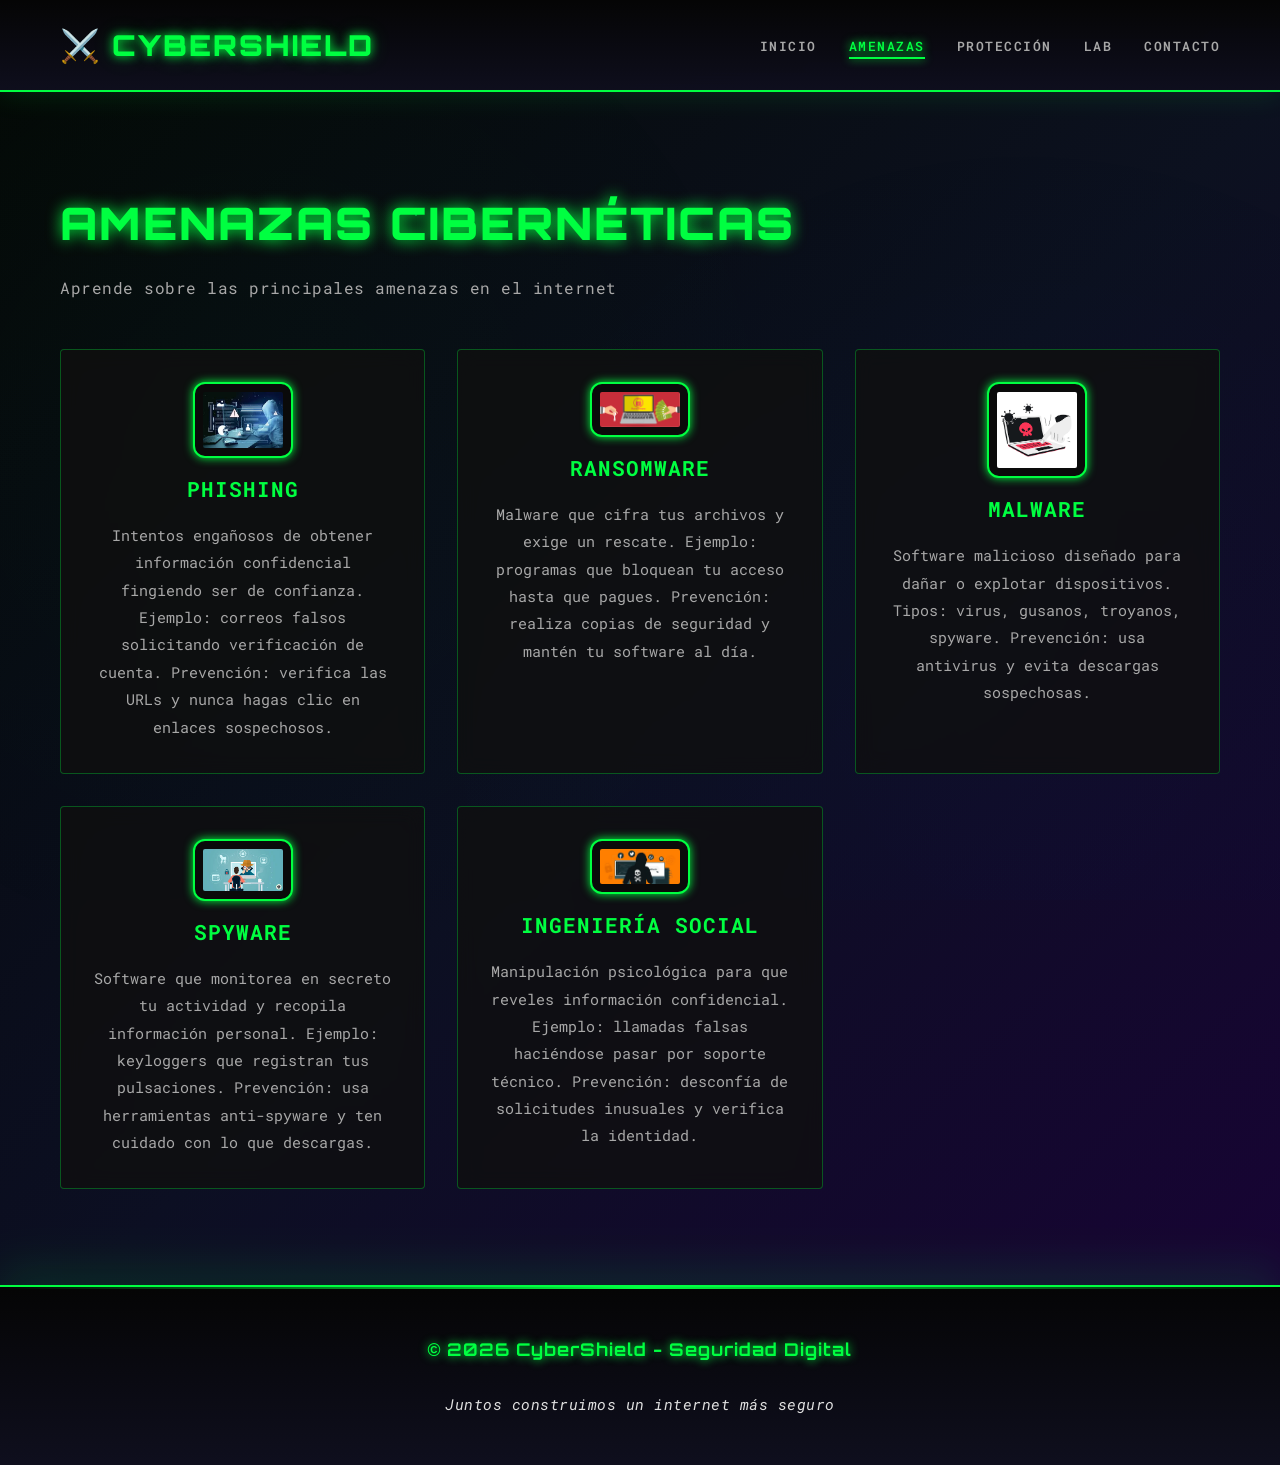
<file: threats.html>
<!DOCTYPE html>
<html lang="es">
<head>
    <meta charset="UTF-8">
    <meta name="viewport" content="width=device-width, initial-scale=1.0">
    <title>CyberShield - Amenazas</title>
    <link href="https://fonts.googleapis.com/css2?family=Orbitron:wght@400;700;900&family=Roboto+Mono:wght@400;500;700&display=swap" rel="stylesheet">
    <link rel="stylesheet" href="style.css">
</head>
<body>
    <!-- HEADER -->
    <header class="header">
        <div class="container">
            <div class="logo">
                <span class="logo-icon">⚔️</span>
                <h1>CyberShield</h1>
            </div>
            <nav class="nav">
                <ul>
                    <li><a href="index.html" class="nav-link">Inicio</a></li>
                    <li><a href="threats.html" class="nav-link active">Amenazas</a></li>
                    <li><a href="protection.html" class="nav-link">Protección</a></li>
                    <li><a href="security-lab.html" class="nav-link">Lab</a></li>
                    <li><a href="contact.html" class="nav-link">Contacto</a></li>
                </ul>
            </nav>
        </div>
    </header>

    <main>
        <section class="amenazas" id="amenazas">
            <div class="container">
                <h2 class="section-title">Amenazas Cibernéticas</h2>
                <p class="section-subtitle">Aprende sobre las principales amenazas en el internet</p>

                <div class="amenazas-grid">
                    <div class="amenaza-card">
                        <img src="phising.jpeg" alt="Phishing" class="threat-icon">
                        <h3>Phishing</h3>
                        <p>Intentos engañosos de obtener información confidencial fingiendo ser de confianza. Ejemplo: correos falsos solicitando verificación de cuenta. Prevención: verifica las URLs y nunca hagas clic en enlaces sospechosos.</p>
                    </div>
                    <div class="amenaza-card">
                        <img src="ransomware.jpeg" alt="Ransomware" class="threat-icon">
                        <h3>Ransomware</h3>
                        <p>Malware que cifra tus archivos y exige un rescate. Ejemplo: programas que bloquean tu acceso hasta que pagues. Prevención: realiza copias de seguridad y mantén tu software al día.</p>
                    </div>
                    <div class="amenaza-card">
                        <img src="malware.jpeg" alt="Malware" class="threat-icon">
                        <h3>Malware</h3>
                        <p>Software malicioso diseñado para dañar o explotar dispositivos. Tipos: virus, gusanos, troyanos, spyware. Prevención: usa antivirus y evita descargas sospechosas.</p>
                    </div>
                    <div class="amenaza-card">
                        <img src="spyware.jpeg" alt="Spyware" class="threat-icon">
                        <h3>Spyware</h3>
                        <p>Software que monitorea en secreto tu actividad y recopila información personal. Ejemplo: keyloggers que registran tus pulsaciones. Prevención: usa herramientas anti-spyware y ten cuidado con lo que descargas.</p>
                    </div>
                    <div class="amenaza-card">
                        <img src="Ingenieríasocial.jpeg" alt="Ingeniería social" class="threat-icon">
                        <h3>Ingeniería social</h3>
                        <p>Manipulación psicológica para que reveles información confidencial. Ejemplo: llamadas falsas haciéndose pasar por soporte técnico. Prevención: desconfía de solicitudes inusuales y verifica la identidad.</p>
                    </div>
                </div>
            </div>
        </section>

    </main>

    <!-- FOOTER -->
    <footer class="footer">
        <div class="container">
            <p>&copy; 2026 CyberShield - Seguridad Digital</p>
            <p class="footer-tagline">Juntos construimos un internet más seguro</p>
        </div>
    </footer>

    <script src="script.js"></script>
</body>
</html>
</file>
<file: style.css>
/* ============================================
   CYBERSHIELD - MATRIX-INSPIRED DESIGN
   Professional Cybersecurity Dashboard
   ============================================ */

/* ============================================
   COLOR & FONT VARIABLES
   ============================================ */
:root {
    --bg-dark: #0a0a0a;
    --bg-darker: #050505;
    --bg-card: rgba(15, 15, 15, 0.8);
    --neon-green: #00ff41;
    --neon-green-dim: #00cc33;
    --text-primary: #e0e0e0;
    --text-secondary: #a8a8a8;
    --border-green: rgba(0, 255, 65, 0.3);
    --glow-green: rgba(0, 255, 65, 0.5);
}

/* ============================================
   GLOBAL STYLES
   ============================================ */
* {
    margin: 0;
    padding: 0;
    box-sizing: border-box;
}

html {
    scroll-behavior: smooth;
}

body {
    font-family: 'Roboto Mono', monospace;
    background: linear-gradient(135deg, var(--bg-darker) 0%, #0d0d1f 50%, #1a0033 100%);
    color: var(--text-primary);
    line-height: 1.6;
    overflow-x: hidden;
    min-height: 100vh;
    position: relative;
}

/* Animated matrix background */
body::before {
    content: '';
    position: fixed;
    top: 0;
    left: 0;
    width: 100%;
    height: 100%;
    background: 
        radial-gradient(circle at 20% 50%, rgba(0, 255, 65, 0.02) 0%, transparent 50%),
        radial-gradient(circle at 80% 80%, rgba(0, 150, 255, 0.02) 0%, transparent 50%);
    pointer-events: none;
    z-index: 0;
    animation: matrixShift 20s ease-in-out infinite;
}

@keyframes matrixShift {
    0%, 100% {
        background: 
            radial-gradient(circle at 20% 50%, rgba(0, 255, 65, 0.02) 0%, transparent 50%),
            radial-gradient(circle at 80% 80%, rgba(0, 150, 255, 0.02) 0%, transparent 50%);
    }
    50% {
        background: 
            radial-gradient(circle at 60% 30%, rgba(0, 255, 65, 0.04) 0%, transparent 50%),
            radial-gradient(circle at 30% 70%, rgba(0, 150, 255, 0.04) 0%, transparent 50%);
    }
}

main {
    position: relative;
    z-index: 1;
}

.container {
    max-width: 1200px;
    margin: 0 auto;
    padding: 0 20px;
    display: flex;
    justify-content: space-between;
    align-items: center;
    flex-wrap: wrap;
}

/* ============================================
   HEADER & NAVIGATION
   ============================================ */
.header {
    background: linear-gradient(180deg, rgba(5, 5, 5, 0.98) 0%, rgba(15, 15, 30, 0.95) 100%);
    border-bottom: 2px solid var(--neon-green);
    padding: 1.2rem 0;
    position: sticky;
    top: 0;
    z-index: 1000;
    backdrop-filter: blur(10px);
    box-shadow: 0 0 30px rgba(0, 255, 65, 0.15);
}

.header .container {
    width: 100%;
}

.logo {
    display: flex;
    align-items: center;
    gap: 12px;
    flex: 1;
}

.logo-icon {
    font-size: 2rem;
    animation: pulse-online 2s ease-in-out infinite;
}

@keyframes pulse-online {
    0%, 100% { opacity: 1; filter: drop-shadow(0 0 8px rgba(0, 255, 65, 0.6)); }
    50% { opacity: 0.8; filter: drop-shadow(0 0 12px rgba(0, 255, 65, 0.8)); }
}

.logo h1 {
    font-family: 'Orbitron', sans-serif;
    font-size: 1.8rem;
    color: var(--neon-green);
    text-transform: uppercase;
    letter-spacing: 2px;
    text-shadow: 0 0 10px var(--neon-green), 0 0 20px rgba(0, 255, 65, 0.3);
    font-weight: 900;
}

/* Navigation */
.nav ul {
    display: flex;
    list-style: none;
    gap: 2rem;
}

.nav-link {
    color: var(--text-secondary);
    text-decoration: none;
    font-size: 0.8rem;
    text-transform: uppercase;
    letter-spacing: 1.5px;
    position: relative;
    transition: all 0.3s ease;
    font-weight: 600;
}

.nav-link::after {
    content: '';
    position: absolute;
    bottom: -5px;
    left: 0;
    width: 0;
    height: 2px;
    background: var(--neon-green);
    transition: width 0.4s cubic-bezier(0.4, 0, 0.2, 1);
    box-shadow: 0 0 8px var(--neon-green);
}

.nav-link:hover {
    color: var(--neon-green);
    text-shadow: 0 0 8px var(--neon-green);
}

.nav-link:hover::after {
    width: 100%;
}

.nav-link.active {
    color: var(--neon-green);
    text-shadow: 0 0 10px var(--neon-green);
}

.nav-link.active::after {
    width: 100%;
}

/* ============================================
   HERO SECTION
   ============================================ */
.hero {
    min-height: 100vh;
    display: flex;
    align-items: center;
    justify-content: center;
    background: linear-gradient(135deg, rgba(0, 255, 65, 0.05) 0%, rgba(0, 150, 255, 0.05) 50%, rgba(255, 0, 110, 0.02) 100%);
    overflow: hidden;
    position: relative;
    padding: 60px 0;
}

.hero::before {
    content: '';
    position: absolute;
    top: 0;
    left: 0;
    right: 0;
    bottom: 0;
    background: 
        linear-gradient(90deg, transparent 0%, rgba(0, 255, 65, 0.01) 50%, transparent 100%),
        linear-gradient(0deg, transparent 0%, rgba(0, 150, 255, 0.01) 50%, transparent 100%);
    animation: scanline 8s linear infinite;
    pointer-events: none;
}

@keyframes scanline {
    0% { background-position: 0 0, 0 0; }
    100% { background-position: 40px 40px, 40px 40px; }
}

.hero .container {
    width: 100%;
    grid-template-columns: 1fr 1fr;
    gap: 3rem;
    z-index: 10;
}

.hero-content {
    z-index: 10;
}

.hero-title {
    font-family: 'Orbitron', sans-serif;
    font-size: 3.5rem;
    color: var(--neon-green);
    text-shadow: 0 0 20px var(--neon-green), 0 0 40px rgba(0, 255, 65, 0.3);
    margin-bottom: 1.5rem;
    line-height: 1.1;
    font-weight: 900;
    animation: glitch 0.3s infinite;
}

@keyframes glitch {
    0%, 100% { text-shadow: 0 0 20px var(--neon-green), 0 0 40px rgba(0, 255, 65, 0.3); }
    50% { text-shadow: 0 0 30px var(--neon-green), 0 0 60px rgba(0, 255, 65, 0.5); }
}

.hero-subtitle {
    font-size: 1rem;
    color: var(--text-secondary);
    margin-bottom: 2rem;
    line-height: 1.8;
    max-width: 600px;
}

.hero-decoration {
    position: relative;
    height: 450px;
    animation: float 6s ease-in-out infinite;
}

@keyframes float {
    0%, 100% { transform: translateY(0); }
    50% { transform: translateY(-20px); }
}

.matrix {
    width: 100%;
    height: 100%;
    background: linear-gradient(45deg, transparent 30%, rgba(0, 255, 65, 0.05) 50%, transparent 70%),
                linear-gradient(-45deg, transparent 30%, rgba(0, 150, 255, 0.05) 50%, transparent 70%);
    border: 2px solid var(--neon-green);
    border-radius: 0;
    position: relative;
    overflow: hidden;
    box-shadow: 0 0 40px var(--glow-green), inset 0 0 40px rgba(0, 255, 65, 0.05);
}

.matrix::before {
    content: '';
    position: absolute;
    top: -50%;
    left: -50%;
    width: 200%;
    height: 200%;
    background: linear-gradient(90deg, transparent 0%, rgba(0, 255, 65, 0.1) 50%, transparent 100%);
    animation: matrixScan 3s linear infinite;
}

@keyframes matrixScan {
    0% { transform: translateY(-100%); }
    100% { transform: translateY(100%); }
}

/* ============================================
   GENERAL SECTIONS
   ============================================ */
section {
    padding: 6rem 0;
    position: relative;
    z-index: 2;
    animation: fadeInSection 0.8s ease;
}

@keyframes fadeInSection {
    from {
        opacity: 0;
        transform: translateY(30px);
    }
    to {
        opacity: 1;
        transform: translateY(0);
    }
}

.section-title {
    font-family: 'Orbitron', sans-serif;
    font-size: 2.8rem;
    color: var(--neon-green);
    text-transform: uppercase;
    letter-spacing: 2px;
    text-align: center;
    margin-bottom: 1rem;
    text-shadow: 0 0 15px var(--neon-green);
    font-weight: 900;
}

.section-subtitle {
    text-align: center;
    color: var(--text-secondary);
    margin-bottom: 3rem;
    font-size: 1rem;
    letter-spacing: 0.5px;
}

/* ============================================
   THREAT CARDS
   ============================================ */
.amenazas {
    background: linear-gradient(180deg, rgba(0, 255, 65, 0.02) 0%, rgba(0, 150, 255, 0.02) 100%);
}

.amenazas-grid {
    display: grid;
    grid-template-columns: repeat(auto-fit, minmax(280px, 1fr));
    gap: 2rem;
}

.amenaza-card {
    background: var(--bg-card);
    border: 1px solid var(--border-green);
    border-radius: 4px;
    padding: 2rem;
    transition: all 0.4s cubic-bezier(0.4, 0, 0.2, 1);
    position: relative;
    overflow: hidden;
    backdrop-filter: blur(10px);
}

.amenaza-card::before {
    content: '';
    position: absolute;
    top: 0;
    left: -100%;
    width: 100%;
    height: 100%;
    background: linear-gradient(90deg, transparent, rgba(0, 255, 65, 0.15), transparent);
    transition: left 0.5s ease;
    z-index: 0;
}

.amenaza-card:hover {
    border-color: var(--neon-green);
    background: rgba(0, 255, 65, 0.08);
    box-shadow: 0 0 30px var(--glow-green), inset 0 0 20px rgba(0, 255, 65, 0.05);
    transform: translateY(-8px) scale(1.02);
}

.amenaza-card:hover::before {
    left: 100%;
}

.amenaza-icon {
    font-size: 3rem;
    margin-bottom: 1rem;
    display: inline-block;
    animation: float 3s ease-in-out infinite;
    position: relative;
    z-index: 1;
}

.threat-icon {
    width: 100px;
    height: auto;
    display: block;
    margin: 0 auto 15px auto;
    border: 2px solid #00ff41;
    border-radius: 12px;
    padding: 8px;
    background-color: #0a0a0a;
    box-shadow: 0 0 10px #00ff41;
}

/* Ensure threat cards use a clean, centered layout */
.amenaza-card,
.threat-card {
    text-align: center;
}

.amenaza-icon svg {
    width: 3rem;
    height: 3rem;
    fill: var(--neon-green);
}

.amenaza-card h3 {
    color: var(--neon-green);
    margin-bottom: 1rem;
    font-size: 1.3rem;
    text-transform: uppercase;
    letter-spacing: 1px;
    position: relative;
    z-index: 1;
}

.amenaza-card p {
    color: var(--text-secondary);
    line-height: 1.8;
    position: relative;
    z-index: 1;
    font-size: 0.95rem;
}

/* ============================================
   PROTECTION SECTION
   ============================================ */
.proteccion {
    background: linear-gradient(180deg, rgba(0, 150, 255, 0.02) 0%, rgba(0, 255, 65, 0.02) 100%);
}

.proteccion-content {
    max-width: 1000px;
    margin: 0 auto;
}

.consejos-list {
    list-style: none;
    display: grid;
    grid-template-columns: repeat(auto-fit, minmax(400px, 1fr));
    gap: 1.5rem;
}

.consejo-item {
    display: flex;
    gap: 1.5rem;
    padding: 1.5rem;
    background: var(--bg-card);
    border: 1px solid var(--border-green);
    border-left: 3px solid var(--neon-green);
    border-radius: 4px;
    transition: all 0.4s cubic-bezier(0.4, 0, 0.2, 1);
    position: relative;
    overflow: hidden;
    backdrop-filter: blur(10px);
}

.consejo-item::before {
    content: '';
    position: absolute;
    top: 0;
    left: -100%;
    width: 100%;
    height: 100%;
    background: linear-gradient(90deg, transparent, rgba(0, 150, 255, 0.1), transparent);
    transition: left 0.5s ease;
    z-index: 0;
}

.consejo-item:hover {
    border-color: var(--neon-green);
    background: rgba(0, 150, 255, 0.08);
    box-shadow: 0 0 25px rgba(0, 150, 255, 0.3), inset 0 0 20px rgba(0, 150, 255, 0.05);
    transform: translateX(8px);
}

.consejo-item:hover::before {
    left: 100%;
}

.icon-check {
    color: var(--neon-green);
    font-size: 1.5rem;
    font-weight: bold;
    min-width: 30px;
    text-align: center;
    display: flex;
    align-items: flex-start;
    position: relative;
    z-index: 1;
}

.consejo-item h4 {
    color: var(--neon-green);
    margin-bottom: 0.5rem;
    font-size: 1.1rem;
    text-transform: uppercase;
    letter-spacing: 0.5px;
    position: relative;
    z-index: 1;
}

.consejo-item p {
    color: var(--text-secondary);
    line-height: 1.7;
    font-size: 0.9rem;
    position: relative;
    z-index: 1;
}

/* ============================================
   BUTTONS
   ============================================ */
.btn {
    padding: 12px 35px;
    border: 2px solid var(--neon-green);
    background: transparent;
    color: var(--neon-green);
    border-radius: 0;
    cursor: pointer;
    font-size: 0.9rem;
    font-family: 'Roboto Mono', monospace;
    text-transform: uppercase;
    letter-spacing: 1px;
    transition: color 0.4s cubic-bezier(0.4, 0, 0.2, 1), box-shadow 0.4s cubic-bezier(0.4, 0, 0.2, 1), transform 0.4s cubic-bezier(0.4, 0, 0.2, 1);
    font-weight: 600;
    position: relative;
    overflow: hidden;
    display: inline-block;
    outline: none;
    box-shadow: 0 0 15px rgba(0, 255, 65, 0.3);
}

.btn::before {
    content: '';
    position: absolute;
    top: 0;
    left: -100%;
    width: 100%;
    height: 100%;
    background: var(--neon-green);
    transition: left 0.4s ease;
    z-index: -1;
    pointer-events: none;
}

.btn:hover {
    color: var(--bg-dark);
    box-shadow: 0 0 30px var(--glow-green);
    transform: translateY(-2px);
}

.btn:hover::before {
    left: 0;
}

.btn-primary {
    border-color: var(--neon-green);
    color: var(--neon-green);
}

.btn-scan {
    border-color: var(--neon-green);
    color: var(--neon-green);
    font-size: 1rem;
    padding: 14px 40px;
}

/* ============================================
   FORM INPUTS
   ============================================ */
form {
    display: flex;
    flex-direction: column;
    gap: 1rem;
    max-width: 500px;
    margin: 0 auto;
}

form input,
form textarea {
    padding: 0.8rem;
    background: rgba(15, 15, 15, 0.7);
    border: 1px solid var(--border-green);
    border-radius: 4px;
    color: var(--text-primary);
    font-family: 'Roboto Mono', monospace;
    font-size: 0.9rem;
    transition: all 0.3s ease;
}

form input::placeholder,
form textarea::placeholder {
    color: var(--text-secondary);
}

form input:focus,
form textarea:focus {
    outline: none;
    border-color: var(--neon-green);
    box-shadow: 0 0 15px var(--glow-green), inset 0 0 10px rgba(0, 255, 65, 0.05);
    background: rgba(0, 255, 65, 0.05);
}

/* ============================================
   FOOTER
   ============================================ */
.footer {
    background: linear-gradient(180deg, rgba(5, 5, 5, 0.98) 0%, rgba(15, 15, 30, 0.99) 100%);
    border-top: 2px solid var(--neon-green);
    padding: 2.5rem 0;
    text-align: center;
    position: relative;
    overflow: hidden;
    box-shadow: 0 -20px 40px rgba(0, 255, 65, 0.1);
}

.footer::before {
    content: '';
    position: absolute;
    top: 0;
    left: 0;
    right: 0;
    height: 2px;
    background: linear-gradient(90deg, transparent, var(--neon-green), transparent);
    animation: lineFlow 2s ease-in-out infinite;
}

@keyframes lineFlow {
    0%, 100% { opacity: 0.5; }
    50% { opacity: 1; }
}

.footer .container {
    position: relative;
    z-index: 2;
    flex-direction: column;
    gap: 0.8rem;
}

.footer p {
    color: var(--text-primary);
    margin: 0.5rem 0;
    transition: all 0.3s ease;
    font-size: 0.95rem;
}

.footer p:first-child {
    font-family: 'Orbitron', sans-serif;
    color: var(--neon-green);
    text-shadow: 0 0 10px var(--neon-green);
    font-size: 1.1rem;
    letter-spacing: 1px;
    font-weight: bold;
}

.footer-tagline {
    color: var(--text-secondary);
    font-size: 0.9rem;
    font-style: italic;
    letter-spacing: 0.5px;
}

/* ============================================
   OVERVIEW SECTION
   ============================================ */
.overview {
    background: linear-gradient(180deg, rgba(0, 150, 255, 0.02) 0%, rgba(0, 255, 65, 0.02) 100%);
    padding: 6rem 0;
}

.overview-grid {
    display: grid;
    grid-template-columns: repeat(auto-fit, minmax(280px, 1fr));
    gap: 2rem;
    margin-top: 2rem;
}

.overview-card {
    background: var(--bg-card);
    border: 1px solid var(--border-green);
    border-radius: 4px;
    padding: 2rem;
    text-align: center;
    transition: all 0.4s cubic-bezier(0.4, 0, 0.2, 1);
    position: relative;
    overflow: hidden;
    backdrop-filter: blur(10px);
}

.overview-card::before {
    content: '';
    position: absolute;
    top: 0;
    left: -100%;
    width: 100%;
    height: 100%;
    background: linear-gradient(90deg, transparent, rgba(0, 255, 65, 0.15), transparent);
    transition: left 0.5s ease;
    z-index: 0;
}

.overview-card:hover {
    border-color: var(--neon-green);
    background: rgba(0, 255, 65, 0.08);
    box-shadow: 0 0 30px var(--glow-green), inset 0 0 20px rgba(0, 255, 65, 0.05);
    transform: translateY(-8px) scale(1.02);
}

.overview-card:hover::before {
    left: 100%;
}

.overview-icon {
    font-size: 2.5rem;
    margin-bottom: 1rem;
    display: block;
    animation: float 3s ease-in-out infinite;
    position: relative;
    z-index: 1;
}

.overview-card h3 {
    color: var(--neon-green);
    margin-bottom: 1rem;
    font-size: 1.2rem;
    text-transform: uppercase;
    letter-spacing: 1px;
    position: relative;
    z-index: 1;
}

.overview-card p {
    color: var(--text-secondary);
    line-height: 1.7;
    font-size: 0.95rem;
    position: relative;
    z-index: 1;
}

/* ============================================
   STATS SECTION
   ============================================ */
.stats {
    background: linear-gradient(135deg, rgba(0, 255, 65, 0.05) 0%, rgba(0, 150, 255, 0.05) 50%, rgba(255, 0, 110, 0.02) 100%);
    padding: 4rem 0;
    display: flex;
    align-items: center;
    justify-content: center;
}

.stat-highlight {
    background: var(--bg-card);
    border: 2px solid var(--neon-green);
    border-radius: 4px;
    padding: 3rem;
    text-align: center;
    max-width: 500px;
    box-shadow: 0 0 40px var(--glow-green), inset 0 0 30px rgba(0, 255, 65, 0.05);
    position: relative;
    overflow: hidden;
}

.stat-highlight::before {
    content: '';
    position: absolute;
    top: 0;
    left: -100%;
    width: 100%;
    height: 100%;
    background: linear-gradient(90deg, transparent, rgba(0, 255, 65, 0.2), transparent);
    transition: left 0.5s ease;
    z-index: 0;
}

.stat-highlight:hover::before {
    left: 100%;
}

.stat-label {
    color: var(--text-secondary);
    font-size: 0.9rem;
    text-transform: uppercase;
    letter-spacing: 1px;
    margin-bottom: 0.5rem;
    position: relative;
    z-index: 1;
}

.stat-number {
    color: var(--neon-green);
    font-size: 3rem;
    font-weight: 900;
    text-shadow: 0 0 20px var(--neon-green);
    margin: 1rem 0;
    position: relative;
    z-index: 1;
}

.stat-description {
    color: var(--text-primary);
    font-size: 1.1rem;
    margin-bottom: 1rem;
    position: relative;
    z-index: 1;
}

.stat-note {
    color: var(--text-secondary);
    font-size: 0.95rem;
    font-style: italic;
    position: relative;
    z-index: 1;
}

/* ============================================
   THREATS PREVIEW SECTION
   ============================================ */
.threats-preview {
    background: linear-gradient(180deg, rgba(0, 255, 65, 0.02) 0%, rgba(0, 150, 255, 0.02) 100%);
    padding: 6rem 0;
}

.threats-grid {
    display: grid;
    grid-template-columns: repeat(auto-fit, minmax(240px, 1fr));
    gap: 1.5rem;
    margin: 3rem 0;
}

.threat-card-small {
    background: var(--bg-card);
    border: 1px solid var(--border-green);
    border-radius: 4px;
    padding: 1.5rem;
    text-align: center;
    transition: all 0.4s cubic-bezier(0.4, 0, 0.2, 1);
    position: relative;
    overflow: hidden;
    backdrop-filter: blur(10px);
}

.threat-card-small::before {
    content: '';
    position: absolute;
    top: 0;
    left: -100%;
    width: 100%;
    height: 100%;
    background: linear-gradient(90deg, transparent, rgba(255, 100, 100, 0.15), transparent);
    transition: left 0.5s ease;
    z-index: 0;
}

.threat-card-small:hover {
    border-color: #ff6464;
    background: rgba(255, 100, 100, 0.08);
    box-shadow: 0 0 25px rgba(255, 100, 100, 0.3), inset 0 0 15px rgba(255, 100, 100, 0.05);
    transform: translateY(-6px);
}

.threat-card-small:hover::before {
    left: 100%;
}

.amenaza-icon {
    font-size: 2.2rem;
    margin-bottom: 0.8rem;
    display: block;
    position: relative;
    z-index: 1;
}

.threat-card-small h3 {
    color: #ff6464;
    margin-bottom: 0.8rem;
    font-size: 1.1rem;
    text-transform: uppercase;
    letter-spacing: 0.8px;
    position: relative;
    z-index: 1;
}

.threat-card-small p {
    color: var(--text-secondary);
    line-height: 1.6;
    font-size: 0.9rem;
    position: relative;
    z-index: 1;
}

/* ============================================
   PROTECTION PREVIEW SECTION
   ============================================ */
.protection-preview {
    background: linear-gradient(180deg, rgba(0, 150, 255, 0.02) 0%, rgba(0, 255, 65, 0.02) 100%);
    padding: 6rem 0;
}

.protection-grid {
    display: grid;
    grid-template-columns: repeat(auto-fit, minmax(280px, 1fr));
    gap: 2rem;
    margin: 3rem 0;
}

.protection-card-small {
    background: var(--bg-card);
    border: 1px solid var(--border-green);
    border-radius: 4px;
    padding: 2rem;
    transition: all 0.4s cubic-bezier(0.4, 0, 0.2, 1);
    position: relative;
    overflow: hidden;
    backdrop-filter: blur(10px);
}

.protection-card-small::before {
    content: '';
    position: absolute;
    top: 0;
    left: -100%;
    width: 100%;
    height: 100%;
    background: linear-gradient(90deg, transparent, rgba(100, 200, 255, 0.15), transparent);
    transition: left 0.5s ease;
    z-index: 0;
}

.protection-card-small:hover {
    border-color: #64c8ff;
    background: rgba(100, 200, 255, 0.08);
    box-shadow: 0 0 25px rgba(100, 200, 255, 0.3), inset 0 0 15px rgba(100, 200, 255, 0.05);
    transform: translateY(-6px);
}

.protection-card-small:hover::before {
    left: 100%;
}

.protection-num {
    color: var(--neon-green);
    font-size: 2rem;
    font-weight: 900;
    margin-bottom: 0.5rem;
    position: relative;
    z-index: 1;
}

.protection-card-small h3 {
    color: var(--neon-green);
    margin-bottom: 1rem;
    font-size: 1.1rem;
    text-transform: uppercase;
    letter-spacing: 0.8px;
    position: relative;
    z-index: 1;
}

.protection-card-small p {
    color: var(--text-secondary);
    line-height: 1.7;
    font-size: 0.95rem;
    position: relative;
    z-index: 1;
}

/* ============================================
   SECTION CTA (Call-To-Action)
   ============================================ */
.section-cta {
    text-align: center;
    margin-top: 2rem;
}

/* ============================================
   FINAL CTA SECTION
   ============================================ */
.final-cta {
    background: linear-gradient(135deg, rgba(0, 255, 65, 0.1) 0%, rgba(0, 150, 255, 0.1) 100%);
    padding: 4rem 0;
    text-align: center;
}

.final-cta h2 {
    font-family: 'Orbitron', sans-serif;
    font-size: 2.2rem;
    color: var(--neon-green);
    text-shadow: 0 0 15px var(--neon-green);
    margin-bottom: 1rem;
    text-transform: uppercase;
    letter-spacing: 2px;
}

.final-cta p {
    color: var(--text-secondary);
    font-size: 1rem;
    margin-bottom: 2rem;
    max-width: 600px;
    margin-left: auto;
    margin-right: auto;
}

.cta-buttons {
    display: flex;
    gap: 1.5rem;
    justify-content: center;
    flex-wrap: wrap;
}

.btn-secondary {
    border-color: rgba(0, 255, 65, 0.5);
    color: rgba(0, 255, 65, 0.8);
    box-shadow: 0 0 10px rgba(0, 255, 65, 0.2);
}

.btn-secondary::before {
    background: rgba(0, 255, 65, 0.2);
}

.btn-secondary:hover {
    border-color: var(--neon-green);
    color: var(--bg-dark);
    box-shadow: 0 0 20px var(--glow-green);
}

/* ============================================
   SECURITY LAB - PASSWORD CHECKER
   ============================================ */
.lab-hero {
    background: linear-gradient(135deg, rgba(0, 255, 65, 0.05) 0%, rgba(0, 150, 255, 0.05) 50%, rgba(255, 0, 110, 0.02) 100%);
    padding: 4rem 0;
    text-align: center;
}

.security-tool {
    background: linear-gradient(180deg, rgba(0, 255, 65, 0.02) 0%, rgba(0, 150, 255, 0.02) 100%);
    padding: 6rem 0;
}

.tool-card {
    background: var(--bg-card);
    border: 2px solid var(--neon-green);
    border-radius: 4px;
    padding: 3rem;
    max-width: 700px;
    margin: 0 auto;
    box-shadow: 0 0 40px var(--glow-green), inset 0 0 30px rgba(0, 255, 65, 0.05);
    position: relative;
    overflow: hidden;
}

.tool-card::before {
    content: '';
    position: absolute;
    top: 0;
    left: -100%;
    width: 100%;
    height: 100%;
    background: linear-gradient(90deg, transparent, rgba(0, 255, 65, 0.1), transparent);
    transition: left 0.5s ease;
    z-index: 0;
    pointer-events: none;
}

.tool-card:hover::before {
    left: 100%;
}

.tool-title {
    color: var(--neon-green);
    font-size: 1.8rem;
    text-transform: uppercase;
    letter-spacing: 1.5px;
    text-shadow: 0 0 15px var(--neon-green);
    margin-bottom: 1rem;
    font-weight: 900;
    position: relative;
    z-index: 1;
}

.tool-description {
    color: var(--text-secondary);
    font-size: 1rem;
    line-height: 1.8;
    margin-bottom: 2rem;
    position: relative;
    z-index: 1;
}

/* Password Input Wrapper */
.password-input-wrapper {
    position: relative;
    margin-bottom: 2rem;
}

.input-label {
    display: block;
    color: var(--neon-green);
    font-size: 0.9rem;
    text-transform: uppercase;
    letter-spacing: 0.5px;
    margin-bottom: 0.8rem;
    position: relative;
    z-index: 1;
}

.password-input {
    width: 100%;
    padding: 1rem;
    font-size: 1rem;
    background: rgba(0, 255, 65, 0.05);
    border: 2px solid var(--neon-green);
    border-radius: 4px;
    color: var(--neon-green);
    font-family: 'Roboto Mono', monospace;
    letter-spacing: 0.1em;
    transition: all 0.3s ease;
    position: relative;
    z-index: 1;
    padding-right: 45px;
}

.password-input::placeholder {
    color: rgba(0, 255, 65, 0.5);
}

.password-input:focus {
    outline: none;
    border-color: #00ff41;
    box-shadow: 0 0 25px var(--glow-green), inset 0 0 15px rgba(0, 255, 65, 0.1);
    background: rgba(0, 255, 65, 0.08);
}

.toggle-password-btn {
    position: absolute;
    right: 12px;
    top: 50%;
    transform: translateY(-50%);
    background: none;
    border: none;
    cursor: pointer;
    font-size: 1.2rem;
    color: var(--text-secondary);
    transition: color 0.3s ease;
    z-index: 2;
    padding: 0.5rem;
}

.toggle-password-btn:hover {
    color: var(--neon-green);
}

/* Strength Meter */
.strength-container {
    margin-bottom: 2rem;
    position: relative;
    z-index: 1;
}

.strength-bar {
    height: 8px;
    background: rgba(0, 255, 65, 0.1);
    border: 1px solid var(--border-green);
    border-radius: 4px;
    overflow: hidden;
    margin-bottom: 1rem;
    box-shadow: inset 0 0 10px rgba(0, 0, 0, 0.3);
}

.strength-fill {
    height: 100%;
    width: 0%;
    background: linear-gradient(90deg, #ff4444, #ffaa00, #00ff41);
    transition: width 0.4s ease, background-color 0.3s ease;
    border-radius: 4px;
    box-shadow: 0 0 15px rgba(0, 255, 65, 0.6);
}

.strength-text {
    color: var(--text-secondary);
    font-size: 1rem;
    text-align: center;
    min-height: 1.5rem;
}

.strength-text.very-strong {
    color: #00ff41;
    text-shadow: 0 0 10px rgba(0, 255, 65, 0.8);
    font-weight: bold;
}

.strength-text.strong {
    color: #7fff00;
    text-shadow: 0 0 8px rgba(127, 255, 0, 0.8);
    font-weight: bold;
}

.strength-text.moderate {
    color: #ffaa00;
    text-shadow: 0 0 8px rgba(255, 170, 0, 0.8);
    font-weight: bold;
}

.strength-text.weak {
    color: #ff6666;
    text-shadow: 0 0 8px rgba(255, 100, 100, 0.8);
    font-weight: bold;
}

.strength-text.very-weak {
    color: #ff4444;
    text-shadow: 0 0 8px rgba(255, 68, 68, 0.8);
    font-weight: bold;
}

/* Criteria Checklist */
.criteria-container {
    background: rgba(0, 255, 65, 0.03);
    border: 1px solid var(--border-green);
    border-radius: 4px;
    padding: 1.5rem;
    position: relative;
    z-index: 1;
}

.criteria-container h4 {
    color: var(--neon-green);
    font-size: 0.95rem;
    text-transform: uppercase;
    letter-spacing: 0.5px;
    margin-bottom: 1rem;
}

.criteria-list {
    list-style: none;
    display: flex;
    flex-direction: column;
    gap: 0.8rem;
}

.criterion {
    display: flex;
    align-items: center;
    gap: 0.8rem;
    color: var(--text-secondary);
    font-size: 0.9rem;
    transition: color 0.3s ease;
}

.criterion-icon {
    font-size: 1.2rem;
    color: var(--text-secondary);
    transition: color 0.3s ease;
    min-width: 20px;
}

.criterion.met {
    color: var(--neon-green);
}

.criterion.met .criterion-icon {
    color: var(--neon-green);
    text-shadow: 0 0 8px rgba(0, 255, 65, 0.8);
}

/* Security Tips Section */
.security-tips {
    background: linear-gradient(180deg, rgba(0, 150, 255, 0.02) 0%, rgba(0, 255, 65, 0.02) 100%);
    padding: 6rem 0;
}

.tips-grid {
    display: grid;
    grid-template-columns: repeat(auto-fit, minmax(280px, 1fr));
    gap: 2rem;
    margin-top: 3rem;
}

.tip-card {
    background: var(--bg-card);
    border: 1px solid var(--border-green);
    border-radius: 4px;
    padding: 2rem;
    text-align: center;
    transition: all 0.4s cubic-bezier(0.4, 0, 0.2, 1);
    position: relative;
    overflow: hidden;
    backdrop-filter: blur(10px);
}

.tip-card::before {
    content: '';
    position: absolute;
    top: 0;
    left: -100%;
    width: 100%;
    height: 100%;
    background: linear-gradient(90deg, transparent, rgba(0, 255, 65, 0.15), transparent);
    transition: left 0.5s ease;
    z-index: 0;
}

.tip-card:hover {
    border-color: var(--neon-green);
    background: rgba(0, 255, 65, 0.08);
    box-shadow: 0 0 30px var(--glow-green), inset 0 0 20px rgba(0, 255, 65, 0.05);
    transform: translateY(-6px);
}

.tip-card:hover::before {
    left: 100%;
}

.tip-icon {
    font-size: 2.5rem;
    margin-bottom: 1rem;
    display: block;
    position: relative;
    z-index: 1;
}

.tip-card h4 {
    color: var(--neon-green);
    margin-bottom: 1rem;
    font-size: 1.1rem;
    text-transform: uppercase;
    letter-spacing: 0.8px;
    position: relative;
    z-index: 1;
}

.tip-card p {
    color: var(--text-secondary);
    line-height: 1.7;
    font-size: 0.95rem;
    position: relative;
    z-index: 1;
}

/* Lab Info Box */
.lab-info {
    background: linear-gradient(135deg, rgba(0, 255, 65, 0.05) 0%, rgba(0, 150, 255, 0.05) 100%);
    padding: 4rem 0;
}

.info-box {
    background: var(--bg-card);
    border: 2px solid var(--neon-green);
    border-radius: 4px;
    padding: 2.5rem;
    max-width: 800px;
    margin: 0 auto;
    box-shadow: 0 0 30px var(--glow-green), inset 0 0 20px rgba(0, 255, 65, 0.05);
    position: relative;
}

.info-box h3 {
    color: var(--neon-green);
    font-size: 1.4rem;
    text-transform: uppercase;
    letter-spacing: 1px;
    text-shadow: 0 0 10px var(--neon-green);
    margin-bottom: 1.5rem;
}

.info-box p {
    color: var(--text-secondary);
    line-height: 1.8;
    margin-bottom: 1rem;
    font-size: 0.95rem;
}

.info-box ul {
    list-style: none;
    margin-left: 0;
}

.info-box li {
    color: var(--neon-green);
    padding: 0.5rem 0;
    font-size: 0.95rem;
    letter-spacing: 0.5px;
}

/* ============================================
   RESPONSIVE DESIGN
   ============================================ */
@media (max-width: 1024px) {
    .hero .container {
        grid-template-columns: 1fr;
    }

    .hero-title {
        font-size: 2.5rem;
    }

    .hero-decoration {
        height: 300px;
    }

    .consejos-list {
        grid-template-columns: 1fr;
    }

    .overview-grid {
        grid-template-columns: 1fr;
    }

    .protection-grid {
        grid-template-columns: 1fr;
    }

    .threats-grid {
        grid-template-columns: repeat(2, 1fr);
    }

    .cta-buttons {
        flex-direction: column;
        align-items: center;
    }
}

@media (max-width: 768px) {
    .header .container {
        flex-direction: column;
        gap: 1rem;
    }

    .nav ul {
        gap: 1rem;
        justify-content: center;
        width: 100%;
        flex-wrap: wrap;
    }

    .nav-link {
        font-size: 0.7rem;
        letter-spacing: 1px;
    }

    .hero-title {
        font-size: 2rem;
    }

    .hero-subtitle {
        font-size: 0.9rem;
    }

    .section-title {
        font-size: 2rem;
    }

    .amenazas-grid {
        grid-template-columns: 1fr;
    }

    .overview-grid {
        grid-template-columns: 1fr;
    }

    .threats-grid {
        grid-template-columns: 1fr;
    }

    .protection-grid {
        grid-template-columns: 1fr;
    }

    .stat-highlight {
        padding: 2rem;
    }

    .stat-number {
        font-size: 2.5rem;
    }

    .final-cta h2 {
        font-size: 1.8rem;
    }

    .cta-buttons {
        flex-direction: column;
        align-items: center;
    }

    section {
        padding: 3rem 0;
    }

    .tool-card {
        padding: 2rem 1.5rem;
    }

    .tips-grid {
        grid-template-columns: 1fr;
    }

    .password-input {
        font-size: 1rem;
    }
}

@media (max-width: 480px) {
    .logo h1 {
        font-size: 1.3rem;
        letter-spacing: 1px;
    }

    .logo-icon {
        font-size: 1.5rem;
    }

    .nav ul {
        gap: 0.5rem;
    }

    .nav-link {
        font-size: 0.6rem;
        padding: 0.3rem;
    }

    .hero-title {
        font-size: 1.5rem;
        margin-bottom: 1rem;
    }

    .hero-subtitle {
        font-size: 0.85rem;
        margin-bottom: 1.5rem;
    }

    .btn {
        padding: 10px 20px;
        font-size: 0.8rem;
    }

    .hero-decoration {
        height: 200px;
    }

    .section-title {
        font-size: 1.5rem;
    }

    .amenaza-card {
        padding: 1.5rem;
    }

    .amenaza-icon {
        font-size: 2.5rem;
    }

    .overview-card {
        padding: 1.5rem;
    }

    .overview-icon {
        font-size: 2rem;
    }

    .overview-card h3 {
        font-size: 1rem;
    }

    .overview-card p {
        font-size: 0.85rem;
    }

    .stat-highlight {
        padding: 1.5rem;
    }

    .stat-number {
        font-size: 2rem;
    }

    .stat-description {
        font-size: 0.95rem;
    }

    .threat-card-small {
        padding: 1.2rem;
    }

    .amenaza-icon {
        font-size: 1.8rem;
    }

    .threat-card-small h3 {
        font-size: 0.95rem;
    }

    .threat-card-small p {
        font-size: 0.8rem;
    }

    .protection-card-small {
        padding: 1.5rem;
    }

    .protection-num {
        font-size: 1.5rem;
    }

    .protection-card-small h3 {
        font-size: 1rem;
    }

    .protection-card-small p {
        font-size: 0.85rem;
    }

    .consejo-item {
        flex-direction: column;
        gap: 0.8rem;
        padding: 1rem;
    }

    .icon-check {
        min-width: 25px;
        font-size: 1.2rem;
    }

    .consejo-item h4 {
        font-size: 1rem;
    }

    .consejo-item p {
        font-size: 0.85rem;
    }

    .footer p {
        font-size: 0.85rem;
    }

    .final-cta h2 {
        font-size: 1.3rem;
    }

    .final-cta p {
        font-size: 0.9rem;
    }

    .cta-buttons {
        flex-direction: column;
        align-items: center;
        gap: 1rem;
    }

    .tool-card {
        padding: 1.5rem;
        margin: 0 -10px;
    }

    .tool-title {
        font-size: 1.3rem;
    }

    .tool-description {
        font-size: 0.85rem;
    }

    .input-label {
        font-size: 0.8rem;
    }

    .password-input {
        padding: 0.8rem;
        font-size: 0.9rem;
        padding-right: 40px;
    }

    .toggle-password-btn {
        right: 8px;
        font-size: 1rem;
    }

    .strength-text {
        font-size: 0.9rem;
    }

    .criteria-container {
        padding: 1rem;
    }

    .criteria-container h4 {
        font-size: 0.85rem;
    }

    .criterion {
        font-size: 0.85rem;
        gap: 0.6rem;
    }

    .tips-grid {
        grid-template-columns: 1fr;
        gap: 1.5rem;
    }

    .tip-card {
        padding: 1.5rem;
    }

    .tip-icon {
        font-size: 2rem;
    }

    .tip-card h4 {
        font-size: 1rem;
    }

    .tip-card p {
        font-size: 0.85rem;
    }

    .info-box {
        padding: 1.5rem;
    }

    .info-box h3 {
        font-size: 1.1rem;
    }

    .info-box p {
        font-size: 0.8rem;
    }

    .info-box li {
        font-size: 0.8rem;
    }

    section {
        padding: 2rem 0;
    }
}

/* ============================================
   UTILITY CLASSES
   ============================================ */
::-webkit-scrollbar {
    width: 10px;
}

::-webkit-scrollbar-track {
    background: rgba(20, 20, 30, 0.5);
}

::-webkit-scrollbar-thumb {
    background: linear-gradient(180deg, var(--neon-green), rgba(0, 255, 65, 0.5));
    border-radius: 5px;
    box-shadow: 0 0 10px var(--neon-green);
}

::-webkit-scrollbar-thumb:hover {
    background: var(--neon-green);
}

/* Smooth transitions */
* {
    transition: background-color 0.3s ease, color 0.3s ease, border-color 0.3s ease;
}

/* Selection styling */
::selection {
    background: var(--neon-green);
    color: var(--bg-dark);
}

/* ============================================
   PASSWORD GENERATOR STYLES
   ============================================ */
.generator-controls {
    margin-bottom: 2rem;
    position: relative;
    z-index: 1;
}

.length-selector {
    display: flex;
    align-items: center;
    gap: 1rem;
    margin-bottom: 1.5rem;
}

.length-slider {
    flex: 1;
    height: 6px;
    background: rgba(0, 255, 65, 0.2);
    border-radius: 3px;
    outline: none;
    -webkit-appearance: none;
    appearance: none;
}

.length-slider::-webkit-slider-thumb {
    -webkit-appearance: none;
    appearance: none;
    width: 20px;
    height: 20px;
    background: var(--neon-green);
    border-radius: 50%;
    cursor: pointer;
    box-shadow: 0 0 10px var(--glow-green);
    transition: all 0.3s ease;
}

.length-slider::-webkit-slider-thumb:hover {
    transform: scale(1.2);
    box-shadow: 0 0 15px var(--glow-green);
}

.length-slider::-moz-range-thumb {
    width: 20px;
    height: 20px;
    background: var(--neon-green);
    border-radius: 50%;
    cursor: pointer;
    border: none;
    box-shadow: 0 0 10px var(--glow-green);
}

.length-display {
    color: var(--neon-green);
    font-weight: bold;
    font-size: 1.1rem;
    min-width: 30px;
    text-align: center;
}

.generator-options {
    display: grid;
    grid-template-columns: 1fr 1fr;
    gap: 1rem;
    margin-bottom: 2rem;
}

.checkbox-label {
    display: flex;
    align-items: center;
    gap: 0.8rem;
    cursor: pointer;
    color: var(--text-secondary);
    font-size: 0.9rem;
    transition: color 0.3s ease;
}

.checkbox-label:hover {
    color: var(--neon-green);
}

.checkbox-label input[type="checkbox"] {
    display: none;
}

.checkmark {
    width: 18px;
    height: 18px;
    border: 2px solid var(--border-green);
    border-radius: 3px;
    position: relative;
    transition: all 0.3s ease;
}

.checkbox-label input[type="checkbox"]:checked + .checkmark {
    background: var(--neon-green);
    border-color: var(--neon-green);
    box-shadow: 0 0 10px var(--glow-green);
}

.checkbox-label input[type="checkbox"]:checked + .checkmark::after {
    content: '✓';
    position: absolute;
    top: 50%;
    left: 50%;
    transform: translate(-50%, -50%);
    color: var(--bg-dark);
    font-weight: bold;
    font-size: 12px;
}

.generate-btn {
    width: 100%;
    margin-bottom: 1rem;
}

.generated-password-wrapper {
    margin-bottom: 1.5rem;
}

.password-output-container {
    position: relative;
    display: flex;
    align-items: center;
}

.generated-password-input {
    flex: 1;
    padding: 1rem;
    font-size: 1rem;
    background: rgba(0, 255, 65, 0.05);
    border: 2px solid var(--neon-green);
    border-radius: 4px;
    color: var(--neon-green);
    font-family: 'Roboto Mono', monospace;
    letter-spacing: 0.1em;
    padding-right: 45px;
    transition: all 0.3s ease;
}

.generated-password-input:focus {
    outline: none;
    border-color: #00ff41;
    box-shadow: 0 0 15px var(--glow-green);
}

.copy-btn {
    position: absolute;
    right: 12px;
    background: none;
    border: none;
    cursor: pointer;
    font-size: 1.2rem;
    color: var(--text-secondary);
    transition: color 0.3s ease;
    padding: 0.5rem;
}

.copy-btn:hover {
    color: var(--neon-green);
}

.copy-feedback {
    position: absolute;
    top: -30px;
    right: 0;
    background: var(--neon-green);
    color: var(--bg-dark);
    padding: 0.5rem 1rem;
    border-radius: 4px;
    font-size: 0.8rem;
    font-weight: bold;
    opacity: 0;
    transform: translateY(10px);
    transition: all 0.3s ease;
    pointer-events: none;
}

.copy-feedback.show {
    opacity: 1;
    transform: translateY(0);
}

.generator-tip {
    background: rgba(0, 255, 65, 0.05);
    border: 1px solid var(--border-green);
    border-radius: 4px;
    padding: 1rem;
    text-align: center;
}

.generator-tip p {
    color: var(--text-secondary);
    font-size: 0.9rem;
    margin: 0;
}

/* ============================================
   PHISHING SIMULATOR STYLES
   ============================================ */
.phishing-simulator {
    background: linear-gradient(180deg, rgba(255, 100, 100, 0.02) 0%, rgba(0, 255, 65, 0.02) 100%);
    padding: 6rem 0;
}

.simulator-card {
    background: var(--bg-card);
    border: 2px solid var(--neon-green);
    border-radius: 4px;
    padding: 3rem;
    max-width: 800px;
    margin: 0 auto;
    box-shadow: 0 0 40px var(--glow-green), inset 0 0 30px rgba(0, 255, 65, 0.05);
    position: relative;
    overflow: hidden;
}

.simulator-card::before {
    content: '';
    position: absolute;
    top: 0;
    left: -100%;
    width: 100%;
    height: 100%;
    background: linear-gradient(90deg, transparent, rgba(255, 100, 100, 0.1), transparent);
    transition: left 0.5s ease;
    z-index: 0;
    pointer-events: none;
}

.simulator-card:hover::before {
    left: 100%;
}

.simulator-title {
    color: var(--neon-green);
    font-size: 1.8rem;
    text-transform: uppercase;
    letter-spacing: 1.5px;
    text-shadow: 0 0 15px var(--neon-green);
    margin-bottom: 2rem;
    font-weight: 900;
    position: relative;
    z-index: 1;
}

.fake-email {
    background: rgba(0, 0, 0, 0.3);
    border: 1px solid rgba(255, 100, 100, 0.3);
    border-radius: 4px;
    margin-bottom: 2rem;
    position: relative;
    z-index: 1;
}

.email-header {
    background: rgba(255, 100, 100, 0.1);
    padding: 1rem;
    border-bottom: 1px solid rgba(255, 100, 100, 0.3);
}

.email-subject {
    color: #ff6464;
    font-weight: bold;
    margin-bottom: 0.5rem;
}

.email-from {
    color: var(--text-secondary);
    font-size: 0.9rem;
}

.email-body {
    padding: 1.5rem;
    color: var(--text-primary);
    line-height: 1.6;
}

.fake-link {
    background: rgba(255, 100, 100, 0.1);
    border: 1px solid rgba(255, 100, 100, 0.3);
    padding: 0.5rem 1rem;
    border-radius: 4px;
    margin: 1rem 0;
    display: inline-block;
}

.phishing-link {
    color: #ff6464;
    text-decoration: none;
    font-weight: bold;
}

.phishing-link:hover {
    text-decoration: underline;
}

.question-section {
    text-align: center;
    margin-bottom: 2rem;
    position: relative;
    z-index: 1;
}

.question-section h4 {
    color: var(--neon-green);
    font-size: 1.2rem;
    margin-bottom: 1.5rem;
}

.answer-buttons {
    display: flex;
    gap: 1rem;
    justify-content: center;
    flex-wrap: wrap;
}

.answer-btn {
    padding: 1rem 2rem;
    border: 2px solid;
    border-radius: 4px;
    cursor: pointer;
    font-size: 1rem;
    font-family: 'Roboto Mono', monospace;
    text-transform: uppercase;
    letter-spacing: 1px;
    transition: all 0.4s ease;
    font-weight: 600;
}

.safe-btn {
    border-color: #ff6464;
    background: transparent;
    color: #ff6464;
}

.safe-btn:hover {
    background: #ff6464;
    color: var(--bg-dark);
    box-shadow: 0 0 20px rgba(255, 100, 100, 0.5);
}

.phishing-btn {
    border-color: var(--neon-green);
    background: transparent;
    color: var(--neon-green);
}

.phishing-btn:hover {
    background: var(--neon-green);
    color: var(--bg-dark);
    box-shadow: 0 0 20px var(--glow-green);
}

.feedback-section {
    position: relative;
    z-index: 1;
}

.feedback-content {
    text-align: center;
    padding: 2rem;
    background: rgba(0, 255, 65, 0.05);
    border: 1px solid var(--border-green);
    border-radius: 4px;
}

.feedback-icon {
    font-size: 3rem;
    margin-bottom: 1rem;
}

.feedback-title {
    color: var(--neon-green);
    font-size: 1.4rem;
    margin-bottom: 1rem;
    text-transform: uppercase;
    letter-spacing: 1px;
}

.feedback-text {
    color: var(--text-secondary);
    font-size: 1rem;
    line-height: 1.6;
    margin-bottom: 1rem;
}

.feedback-explanation {
    background: rgba(0, 0, 0, 0.2);
    padding: 1rem;
    border-radius: 4px;
    text-align: left;
}

.feedback-explanation p {
    margin: 0.5rem 0;
    color: var(--text-secondary);
    font-size: 0.9rem;
}

.hidden {
    display: none;
}

/* ============================================
   CYBERSECURITY QUIZ STYLES
   ============================================ */
.security-quiz {
    background: linear-gradient(180deg, rgba(0, 150, 255, 0.02) 0%, rgba(0, 255, 65, 0.02) 100%);
    padding: 6rem 0;
}

.quiz-card {
    background: var(--bg-card);
    border: 2px solid var(--neon-green);
    border-radius: 4px;
    padding: 3rem;
    max-width: 700px;
    margin: 0 auto;
    box-shadow: 0 0 40px var(--glow-green), inset 0 0 30px rgba(0, 255, 65, 0.05);
    position: relative;
    overflow: hidden;
}

.quiz-card::before {
    content: '';
    position: absolute;
    top: 0;
    left: -100%;
    width: 100%;
    height: 100%;
    background: linear-gradient(90deg, transparent, rgba(0, 255, 65, 0.1), transparent);
    transition: left 0.5s ease;
    z-index: 0;
    pointer-events: none;
}

.quiz-card:hover::before {
    left: 100%;
}

.quiz-header {
    display: flex;
    justify-content: space-between;
    align-items: center;
    margin-bottom: 2rem;
    position: relative;
    z-index: 1;
}

.quiz-progress {
    color: var(--neon-green);
    font-weight: bold;
    font-size: 1.1rem;
}

.quiz-score {
    color: var(--text-secondary);
    font-size: 0.9rem;
}

.quiz-content {
    position: relative;
    z-index: 1;
}

.question-container {
    margin-bottom: 2rem;
}

.question-text {
    color: var(--neon-green);
    font-size: 1.3rem;
    margin-bottom: 1.5rem;
    text-align: center;
}

.options-container {
    display: flex;
    flex-direction: column;
    gap: 1rem;
}

.option-btn {
    padding: 1rem;
    background: rgba(0, 255, 65, 0.05);
    border: 2px solid var(--border-green);
    border-radius: 4px;
    color: var(--text-secondary);
    cursor: pointer;
    font-size: 1rem;
    text-align: left;
    transition: all 0.3s ease;
    font-family: 'Roboto Mono', monospace;
}

.option-btn:hover {
    border-color: var(--neon-green);
    background: rgba(0, 255, 65, 0.08);
    color: var(--neon-green);
}

.option-btn.correct {
    border-color: var(--neon-green);
    background: rgba(0, 255, 65, 0.1);
    color: var(--neon-green);
}

.option-btn.incorrect {
    border-color: #ff6464;
    background: rgba(255, 100, 100, 0.1);
    color: #ff6464;
}

.result-container {
    text-align: center;
}

.result-feedback {
    margin-bottom: 2rem;
}

.result-icon {
    font-size: 3rem;
    margin-bottom: 1rem;
}

.result-title {
    color: var(--neon-green);
    font-size: 1.4rem;
    margin-bottom: 1rem;
    text-transform: uppercase;
    letter-spacing: 1px;
}

.result-explanation {
    color: var(--text-secondary);
    font-size: 1rem;
    line-height: 1.6;
    margin-bottom: 1.5rem;
}

.next-btn {
    margin-top: 1rem;
}

.quiz-footer {
    text-align: center;
    margin-top: 2rem;
    position: relative;
    z-index: 1;
}

/* ============================================
   SECURITY CHECKLIST STYLES
   ============================================ */
.security-checklist {
    background: linear-gradient(180deg, rgba(0, 255, 65, 0.02) 0%, rgba(0, 150, 255, 0.02) 100%);
    padding: 6rem 0;
}

.checklist-card {
    background: var(--bg-card);
    border: 2px solid var(--neon-green);
    border-radius: 4px;
    padding: 3rem;
    max-width: 800px;
    margin: 0 auto;
    box-shadow: 0 0 40px var(--glow-green), inset 0 0 30px rgba(0, 255, 65, 0.05);
    position: relative;
    overflow: hidden;
}

.checklist-card::before {
    content: '';
    position: absolute;
    top: 0;
    left: -100%;
    width: 100%;
    height: 100%;
    background: linear-gradient(90deg, transparent, rgba(0, 255, 65, 0.1), transparent);
    transition: left 0.5s ease;
    z-index: 0;
    pointer-events: none;
}

.checklist-card:hover::before {
    left: 100%;
}

.checklist-header {
    text-align: center;
    margin-bottom: 2rem;
    position: relative;
    z-index: 1;
}

.checklist-title {
    color: var(--neon-green);
    font-size: 1.8rem;
    text-transform: uppercase;
    letter-spacing: 1.5px;
    text-shadow: 0 0 15px var(--neon-green);
    margin-bottom: 2rem;
    font-weight: 900;
}

.security-level {
    margin-bottom: 1rem;
}

.level-bar {
    height: 12px;
    background: rgba(0, 255, 65, 0.1);
    border: 1px solid var(--border-green);
    border-radius: 6px;
    overflow: hidden;
    margin-bottom: 1rem;
    box-shadow: inset 0 0 10px rgba(0, 0, 0, 0.3);
}

.level-fill {
    height: 100%;
    background: linear-gradient(90deg, #ff4444, #ffaa00, #00ff41);
    transition: width 0.5s ease, background-color 0.3s ease;
    border-radius: 6px;
    box-shadow: 0 0 15px rgba(0, 255, 65, 0.6);
}

.level-text {
    display: flex;
    justify-content: space-between;
    align-items: center;
    font-size: 1.1rem;
    font-weight: bold;
}

#levelPercentage {
    color: var(--neon-green);
}

#levelLabel {
    color: var(--text-secondary);
    font-size: 0.9rem;
    text-transform: uppercase;
}

.checklist-items {
    margin-bottom: 2rem;
    position: relative;
    z-index: 1;
}

.checklist-item {
    margin-bottom: 1rem;
}

.checkbox-label {
    display: flex;
    align-items: center;
    gap: 0.8rem;
    cursor: pointer;
    color: var(--text-secondary);
    font-size: 0.95rem;
    transition: color 0.3s ease;
    padding: 0.5rem;
    border-radius: 4px;
}

.checkbox-label:hover {
    color: var(--neon-green);
    background: rgba(0, 255, 65, 0.05);
}

.checkbox-label input[type="checkbox"] {
    display: none;
}

.checkmark {
    width: 20px;
    height: 20px;
    border: 2px solid var(--border-green);
    border-radius: 3px;
    position: relative;
    transition: all 0.3s ease;
    flex-shrink: 0;
}

.checkbox-label input[type="checkbox"]:checked + .checkmark {
    background: var(--neon-green);
    border-color: var(--neon-green);
    box-shadow: 0 0 10px var(--glow-green);
}

.checkbox-label input[type="checkbox"]:checked + .checkmark::after {
    content: '✓';
    position: absolute;
    top: 50%;
    left: 50%;
    transform: translate(-50%, -50%);
    color: var(--bg-dark);
    font-weight: bold;
    font-size: 14px;
}

.item-text {
    line-height: 1.4;
}

.checklist-footer {
    text-align: center;
    position: relative;
    z-index: 1;
}

.level-description {
    margin-bottom: 1.5rem;
}

.level-desc {
    color: var(--text-secondary);
    font-size: 0.9rem;
    font-style: italic;
}

/* ============================================
   SECURITY SCAN STYLES
   ============================================ */
.security-scan {
    background: linear-gradient(135deg, rgba(0, 255, 65, 0.05) 0%, rgba(0, 150, 255, 0.05) 50%, rgba(255, 0, 110, 0.02) 100%);
    padding: 6rem 0;
}

.scan-card {
    background: var(--bg-card);
    border: 2px solid var(--neon-green);
    border-radius: 4px;
    padding: 3rem;
    max-width: 800px;
    margin: 0 auto;
    box-shadow: 0 0 40px var(--glow-green), inset 0 0 30px rgba(0, 255, 65, 0.05);
    position: relative;
    overflow: hidden;
}

.scan-card::before {
    content: '';
    position: absolute;
    top: 0;
    left: -100%;
    width: 100%;
    height: 100%;
    background: linear-gradient(90deg, transparent, rgba(0, 255, 65, 0.1), transparent);
    transition: left 0.5s ease;
    z-index: 0;
    pointer-events: none;
}

.scan-card:hover::before {
    left: 100%;
}

.scan-header {
    text-align: center;
    margin-bottom: 2rem;
    position: relative;
    z-index: 1;
}

.scan-title {
    color: var(--neon-green);
    font-size: 1.8rem;
    text-transform: uppercase;
    letter-spacing: 1.5px;
    text-shadow: 0 0 15px var(--neon-green);
    margin-bottom: 1rem;
    font-weight: 900;
}

.scan-description {
    color: var(--text-secondary);
    font-size: 1rem;
    line-height: 1.6;
}

.scan-controls {
    display: flex;
    flex-direction: column;
    align-items: center;
    gap: 1rem;
    margin-bottom: 2rem;
    position: relative;
    z-index: 1;
}

.scan-btn {
    min-width: 250px;
}

.scan-status {
    text-align: center;
}

.status-text {
    color: var(--text-secondary);
    font-size: 0.9rem;
    font-style: italic;
}

.scan-console {
    background: rgba(0, 0, 0, 0.8);
    border: 1px solid var(--border-green);
    border-radius: 4px;
    margin-bottom: 2rem;
    position: relative;
    z-index: 1;
    overflow: hidden;
}

.console-header {
    display: flex;
    justify-content: space-between;
    align-items: center;
    padding: 0.8rem 1rem;
    background: rgba(0, 255, 65, 0.1);
    border-bottom: 1px solid var(--border-green);
}

.console-title {
    color: var(--neon-green);
    font-weight: bold;
    font-size: 0.9rem;
}

.console-status {
    color: var(--neon-green);
    font-size: 0.8rem;
}

.console-output {
    padding: 1rem;
    max-height: 200px;
    overflow-y: auto;
    font-family: 'Roboto Mono', monospace;
    font-size: 0.85rem;
    line-height: 1.4;
}

.console-line {
    color: var(--text-secondary);
    margin-bottom: 0.3rem;
    opacity: 0.8;
}

.console-line.scanning {
    color: var(--neon-green);
    animation: blink 1s infinite;
}

@keyframes blink {
    0%, 50% { opacity: 1; }
    51%, 100% { opacity: 0.3; }
}

.scan-results {
    position: relative;
    z-index: 1;
}

.results-header {
    text-align: center;
    margin-bottom: 1.5rem;
}

.results-header h4 {
    color: var(--neon-green);
    font-size: 1.3rem;
    text-transform: uppercase;
    letter-spacing: 1px;
}

.results-list {
    margin-bottom: 2rem;
}

.result-item {
    display: flex;
    align-items: center;
    gap: 1rem;
    padding: 0.8rem;
    margin-bottom: 0.5rem;
    border-radius: 4px;
    transition: all 0.3s ease;
}

.result-item.success {
    background: rgba(0, 255, 65, 0.05);
    border-left: 3px solid var(--neon-green);
}

.result-item.info {
    background: rgba(0, 150, 255, 0.05);
    border-left: 3px solid #6495ff;
}

.result-icon {
    font-size: 1.2rem;
    flex-shrink: 0;
}

.result-item.success .result-icon {
    color: var(--neon-green);
}

.result-item.info .result-icon {
    color: #6495ff;
}

.result-text {
    color: var(--text-secondary);
    font-size: 0.9rem;
}

.scan-summary {
    background: rgba(0, 255, 65, 0.05);
    border: 1px solid var(--border-green);
    border-radius: 4px;
    padding: 1.5rem;
    text-align: center;
}

.summary-text {
    margin-bottom: 0.5rem;
    font-size: 0.95rem;
}

.status-good {
    color: var(--neon-green);
    font-weight: bold;
}

.threat-count {
    color: var(--neon-green);
    font-weight: bold;
}

/* ============================================
   LOADING SCREEN STYLES
   ============================================ */
.loading-screen {
    position: fixed;
    top: 0;
    left: 0;
    width: 100%;
    height: 100%;
    background: linear-gradient(135deg, #0a0a0a 0%, #000000 50%, #0a0a0a 100%);
    display: flex;
    align-items: center;
    justify-content: center;
    z-index: 9999;
    opacity: 1;
    transition: opacity 0.8s ease-out;
}

/* ============================================
   INTRODUCTION SCREEN STYLES
   ============================================ */
.intro-screen {
    position: fixed;
    top: 0;
    left: 0;
    width: 100%;
    height: 100%;
    background: var(--bg-dark);
    display: none;
    align-items: center;
    justify-content: center;
    z-index: 10000;
    flex-direction: column;
    text-align: center;
    padding: 2rem;
}

.intro-container {
    max-width: 600px;
    color: var(--neon-green);
    font-family: 'Roboto Mono', monospace;
}

.intro-screen h1 {
    font-size: 2.5rem;
    margin-bottom: 1rem;
}

.intro-screen p {
    font-size: 1.1rem;
    margin-bottom: 2rem;
}

.intro-screen .btn {
    padding: 0.8rem 2rem;
    font-size: 1rem;
}

/* ============================================
   PHISHING SIMULATOR INPUT STYLES
   ============================================ */
.phishing-input {
    margin-bottom: 2rem;
}

.phishing-input label {
    display: block;
    color: var(--text-secondary);
    margin-bottom: 0.5rem;
}

.phishing-input textarea {
    width: 100%;
    min-height: 100px;
    background: rgba(0, 0, 0, 0.3);
    border: 1px solid var(--border-green);
    border-radius: 4px;
    padding: 1rem;
    color: var(--neon-green);
    font-family: 'Roboto Mono', monospace;
    resize: vertical;
}

.phishing-input .btn {
    margin-top: 0.5rem;
}

.loading-screen.fade-out {
    opacity: 0;
    pointer-events: none;
}

.loading-container {
    text-align: center;
    max-width: 600px;
    padding: 2rem;
}

.loading-header {
    margin-bottom: 3rem;
}

.loading-title {
    color: var(--neon-green);
    font-family: 'Orbitron', monospace;
    font-size: 2.5rem;
    font-weight: 900;
    text-transform: uppercase;
    letter-spacing: 2px;
    text-shadow: 0 0 20px var(--glow-green);
    margin-bottom: 1rem;
    animation: glow-pulse 2s ease-in-out infinite alternate;
}

.loading-subtitle {
    color: var(--text-secondary);
    font-family: 'Roboto Mono', monospace;
    font-size: 1rem;
    letter-spacing: 1px;
}

.loading-console {
    background: rgba(0, 0, 0, 0.8);
    border: 2px solid var(--neon-green);
    border-radius: 4px;
    padding: 2rem;
    position: relative;
    box-shadow: 0 0 30px var(--glow-green);
}

.loading-text {
    color: var(--neon-green);
    font-family: 'Roboto Mono', monospace;
    font-size: 1rem;
    line-height: 1.6;
    text-align: left;
    min-height: 120px;
    white-space: pre-line;
}

.loading-cursor {
    color: var(--neon-green);
    font-family: 'Roboto Mono', monospace;
    animation: blink 1s infinite;
    display: inline-block;
}

@keyframes blink {
    0%, 50% { opacity: 1; }
    51%, 100% { opacity: 0; }
}

@keyframes glow-pulse {
    from {
        text-shadow: 0 0 20px var(--glow-green);
    }
    to {
        text-shadow: 0 0 30px var(--glow-green), 0 0 40px var(--glow-green);
    }
}

/* ============================================
   HERO QUOTE STYLES
   ============================================ */
.hero-quote {
    font-family: 'Orbitron', sans-serif;
    font-size: 1.4rem;
    font-weight: 300;
    color: var(--neon-green);
    text-align: center;
    margin: 2rem 0;
    padding: 1.5rem;
    border-left: 4px solid var(--neon-green);
    background: rgba(0, 255, 65, 0.05);
    border-radius: 0 4px 4px 0;
    position: relative;
    max-width: 500px;
    margin-left: auto;
    margin-right: auto;
}

.hero-quote::before {
    content: '"';
    font-size: 3rem;
    color: var(--neon-green);
    position: absolute;
    top: -10px;
    left: 10px;
    opacity: 0.3;
}

.hero-quote::after {
    content: '"';
    font-size: 3rem;
    color: var(--neon-green);
    position: absolute;
    bottom: -30px;
    right: 10px;
    opacity: 0.3;
}

/* ============================================
   WHY CYBERSECURITY MATTERS STYLES
   ============================================ */
.why-cybersecurity {
    background: linear-gradient(180deg, rgba(0, 255, 65, 0.02) 0%, rgba(0, 150, 255, 0.02) 100%);
    padding: 6rem 0;
}

.stats-grid {
    display: grid;
    grid-template-columns: repeat(auto-fit, minmax(300px, 1fr));
    gap: 2rem;
    margin-top: 3rem;
}

.stat-card {
    background: var(--bg-card);
    border: 2px solid var(--border-green);
    border-radius: 4px;
    padding: 2rem;
    text-align: center;
    transition: all 0.4s ease;
    position: relative;
    overflow: hidden;
}

.stat-card::before {
    content: '';
    position: absolute;
    top: 0;
    left: -100%;
    width: 100%;
    height: 100%;
    background: linear-gradient(90deg, transparent, rgba(0, 255, 65, 0.1), transparent);
    transition: left 0.5s ease;
    z-index: 0;
}

.stat-card:hover::before {
    left: 100%;
}

.stat-card:hover {
    border-color: var(--neon-green);
    box-shadow: 0 0 30px var(--glow-green);
    transform: translateY(-5px);
}

.stat-icon {
    font-size: 3rem;
    margin-bottom: 1rem;
    display: block;
    position: relative;
    z-index: 1;
}

.stat-content {
    position: relative;
    z-index: 1;
}

.stat-title {
    color: var(--neon-green);
    font-size: 1.5rem;
    font-weight: 700;
    margin-bottom: 1rem;
    text-transform: uppercase;
    letter-spacing: 1px;
}

.stat-description {
    color: var(--text-secondary);
    font-size: 1rem;
    line-height: 1.6;
    margin: 0;
}

/* ============================================
   THREAT ICONS STYLES
   ============================================ */
.amenaza-icon {
  width: 100px;
  height: auto;
  margin-bottom: 10px;
  border: 2px solid #00ff41;
  border-radius: 10px;
  padding: 8px;
  background-color: #0a0a0a;
  box-shadow: 0 0 10px #00ff41;
  transition: transform 0.3s, box-shadow 0.3s;
  font-size: 3rem;
  text-align: center;
}

.amenaza-icon:hover {
  transform: scale(1.1);
  box-shadow: 0 0 20px #00ff41;
}

/* ============================================
   RESPONSIVE DESIGN FOR NEW FEATURES
   ============================================ */
@media (max-width: 768px) {
    .loading-title {
        font-size: 2rem;
    }

    .loading-console {
        padding: 1.5rem;
    }

    .hero-quote {
        font-size: 1.2rem;
        margin: 1.5rem 0;
        padding: 1rem;
    }

    .hero-quote::before,
    .hero-quote::after {
        font-size: 2rem;
    }

    .stats-grid {
        grid-template-columns: 1fr;
        gap: 1.5rem;
    }

    .stat-card {
        padding: 1.5rem;
    }

    .stat-icon {
        font-size: 2.5rem;
    }

    .stat-title {
        font-size: 1.3rem;
    }
}

@media (max-width: 480px) {
    .loading-title {
        font-size: 1.8rem;
    }

    .loading-subtitle {
        font-size: 0.9rem;
    }

    .hero-quote {
        font-size: 1rem;
        margin: 1rem 0;
        padding: 0.8rem;
    }

    .stat-card {
        padding: 1rem;
    }

    .stat-title {
        font-size: 1.2rem;
    }
}
</file>
